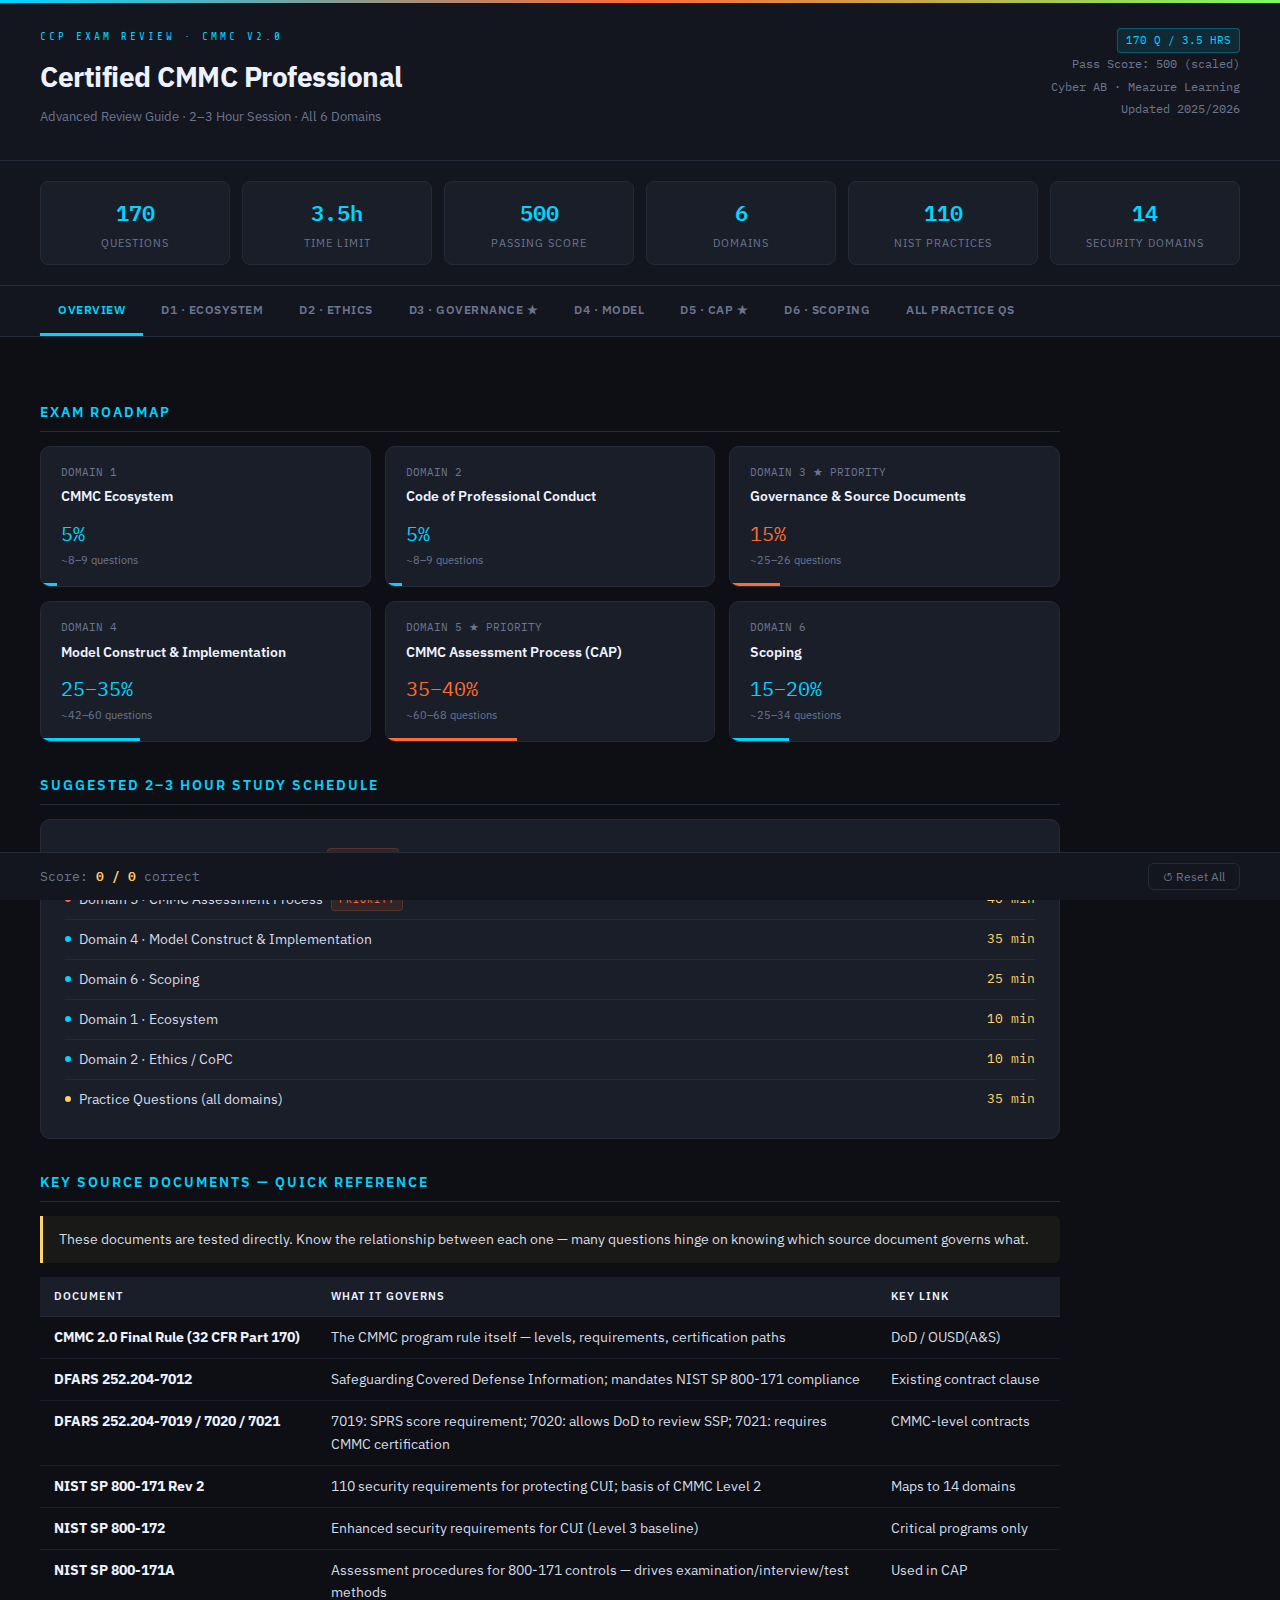
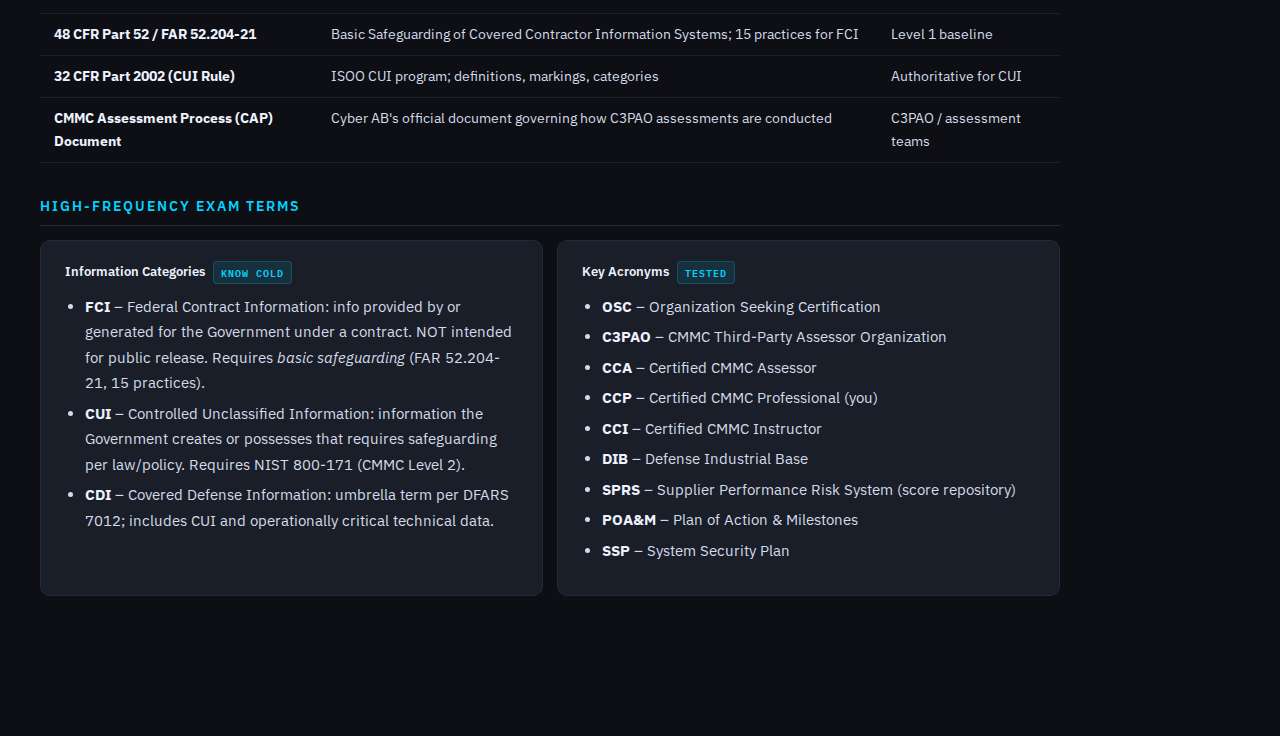
<file: ccp_prep.html>
<!DOCTYPE html>
<html lang="en">
<head>
<meta charset="UTF-8">
<meta name="viewport" content="width=device-width, initial-scale=1.0">
<title>CCP Exam Review — 2025/2026</title>
<link href="https://fonts.googleapis.com/css2?family=Share+Tech+Mono&family=IBM+Plex+Sans:wght@300;400;600;700&family=IBM+Plex+Mono:wght@400;600&display=swap" rel="stylesheet">
<style>
  :root {
    --bg: #0d0f14;
    --surface: #13161e;
    --surface2: #1a1e29;
    --border: #252a38;
    --accent: #00d4ff;
    --accent2: #ff6b35;
    --accent3: #7cfc5e;
    --warn: #ffd166;
    --text: #d4dbe8;
    --muted: #6b7590;
    --heading: #eef2ff;
    --priority: rgba(255,107,53,0.12);
    --priority-border: #ff6b35;
    --correct: rgba(124,252,94,0.1);
    --correct-border: #7cfc5e;
    --wrong: rgba(255,80,80,0.1);
    --wrong-border: #ff5050;
  }

  * { box-sizing: border-box; margin: 0; padding: 0; }

  body {
    background: var(--bg);
    color: var(--text);
    font-family: 'IBM Plex Sans', sans-serif;
    font-size: 15px;
    line-height: 1.7;
  }

  /* ── HEADER ── */
  .header {
    background: var(--surface);
    border-bottom: 1px solid var(--border);
    padding: 28px 40px 20px;
    position: relative;
    overflow: hidden;
  }
  .header::before {
    content: '';
    position: absolute;
    top: 0; left: 0; right: 0;
    height: 3px;
    background: linear-gradient(90deg, var(--accent), var(--accent2), var(--accent3));
  }
  .header-grid {
    display: flex;
    justify-content: space-between;
    align-items: flex-start;
    flex-wrap: wrap;
    gap: 16px;
  }
  .header-label {
    font-family: 'Share Tech Mono', monospace;
    font-size: 11px;
    color: var(--accent);
    letter-spacing: 3px;
    text-transform: uppercase;
    margin-bottom: 6px;
  }
  h1 {
    font-size: 28px;
    font-weight: 700;
    color: var(--heading);
    letter-spacing: -0.5px;
  }
  .header-meta {
    text-align: right;
    font-family: 'IBM Plex Mono', monospace;
    font-size: 12px;
    color: var(--muted);
    line-height: 1.9;
  }
  .meta-pill {
    display: inline-block;
    background: rgba(0,212,255,0.1);
    color: var(--accent);
    border: 1px solid rgba(0,212,255,0.3);
    border-radius: 4px;
    padding: 1px 8px;
    font-size: 11px;
    font-family: 'IBM Plex Mono', monospace;
  }

  /* ── EXAM SNAPSHOT ── */
  .snapshot {
    display: grid;
    grid-template-columns: repeat(auto-fit, minmax(140px, 1fr));
    gap: 12px;
    padding: 20px 40px;
    background: var(--surface);
    border-bottom: 1px solid var(--border);
  }
  .snap-card {
    background: var(--surface2);
    border: 1px solid var(--border);
    border-radius: 8px;
    padding: 12px 16px;
    text-align: center;
  }
  .snap-val {
    font-family: 'IBM Plex Mono', monospace;
    font-size: 22px;
    font-weight: 600;
    color: var(--accent);
  }
  .snap-label {
    font-size: 11px;
    color: var(--muted);
    text-transform: uppercase;
    letter-spacing: 1px;
    margin-top: 2px;
  }

  /* ── NAV TABS ── */
  .tab-bar {
    position: sticky;
    top: 0;
    z-index: 100;
    background: var(--surface);
    border-bottom: 1px solid var(--border);
    padding: 0 40px;
    display: flex;
    gap: 0;
    overflow-x: auto;
    scrollbar-width: none;
  }
  .tab-bar::-webkit-scrollbar { display: none; }
  .tab {
    padding: 14px 18px 12px;
    font-size: 12px;
    font-weight: 600;
    letter-spacing: 0.5px;
    text-transform: uppercase;
    cursor: pointer;
    color: var(--muted);
    border-bottom: 3px solid transparent;
    white-space: nowrap;
    transition: color 0.2s, border-color 0.2s;
    user-select: none;
    flex-shrink: 0;
  }
  .tab:hover { color: var(--text); }
  .tab.active { color: var(--accent); border-bottom-color: var(--accent); }
  .tab.priority { }
  .tab.priority.active { color: var(--accent2); border-bottom-color: var(--accent2); }

  /* ── CONTENT ── */
  .main { padding: 32px 40px 60px; max-width: 1100px; }
  .section { display: none; }
  .section.active { display: block; }

  /* ── DOMAIN HEADER ── */
  .domain-header {
    display: flex;
    align-items: center;
    gap: 16px;
    margin-bottom: 28px;
    flex-wrap: wrap;
  }
  .domain-num {
    font-family: 'IBM Plex Mono', monospace;
    font-size: 11px;
    color: var(--muted);
    letter-spacing: 2px;
    text-transform: uppercase;
  }
  .domain-title {
    font-size: 22px;
    font-weight: 700;
    color: var(--heading);
    flex: 1;
  }
  .domain-weight {
    font-family: 'IBM Plex Mono', monospace;
    font-size: 13px;
    font-weight: 600;
    padding: 4px 12px;
    border-radius: 20px;
    background: rgba(0,212,255,0.1);
    color: var(--accent);
    border: 1px solid rgba(0,212,255,0.25);
  }
  .domain-weight.high {
    background: rgba(255,107,53,0.12);
    color: var(--accent2);
    border-color: rgba(255,107,53,0.35);
  }
  .priority-banner {
    background: var(--priority);
    border: 1px solid var(--priority-border);
    border-radius: 8px;
    padding: 10px 16px;
    font-size: 13px;
    color: var(--accent2);
    margin-bottom: 24px;
    display: flex;
    align-items: center;
    gap: 8px;
  }
  .priority-banner::before { content: '★ '; font-size: 14px; }

  /* ── CONTENT BLOCKS ── */
  h2 {
    font-size: 14px;
    font-weight: 600;
    text-transform: uppercase;
    letter-spacing: 2px;
    color: var(--accent);
    margin: 32px 0 14px;
    padding-bottom: 6px;
    border-bottom: 1px solid var(--border);
  }
  h2.orange { color: var(--accent2); border-bottom-color: rgba(255,107,53,0.3); }
  h3 {
    font-size: 15px;
    font-weight: 600;
    color: var(--heading);
    margin: 20px 0 10px;
  }
  p { margin-bottom: 12px; }

  .card {
    background: var(--surface2);
    border: 1px solid var(--border);
    border-radius: 10px;
    padding: 20px 24px;
    margin-bottom: 16px;
  }
  .card-title {
    font-size: 13px;
    font-weight: 600;
    color: var(--heading);
    margin-bottom: 10px;
    display: flex;
    align-items: center;
    gap: 8px;
  }
  .tag {
    font-family: 'IBM Plex Mono', monospace;
    font-size: 10px;
    padding: 2px 7px;
    border-radius: 4px;
    text-transform: uppercase;
    letter-spacing: 1px;
  }
  .tag-blue { background: rgba(0,212,255,0.1); color: var(--accent); border: 1px solid rgba(0,212,255,0.2); }
  .tag-orange { background: rgba(255,107,53,0.1); color: var(--accent2); border: 1px solid rgba(255,107,53,0.2); }
  .tag-green { background: rgba(124,252,94,0.1); color: var(--accent3); border: 1px solid rgba(124,252,94,0.2); }
  .tag-yellow { background: rgba(255,209,102,0.1); color: var(--warn); border: 1px solid rgba(255,209,102,0.2); }

  ul, ol {
    padding-left: 20px;
    margin-bottom: 12px;
  }
  li { margin-bottom: 5px; }
  li strong { color: var(--heading); }

  .two-col {
    display: grid;
    grid-template-columns: 1fr 1fr;
    gap: 14px;
    margin-bottom: 16px;
  }
  @media (max-width: 700px) { .two-col { grid-template-columns: 1fr; } }

  .table-wrap { overflow-x: auto; margin-bottom: 16px; }
  table {
    width: 100%;
    border-collapse: collapse;
    font-size: 13.5px;
  }
  th {
    background: var(--surface2);
    color: var(--heading);
    font-size: 11px;
    font-weight: 600;
    text-transform: uppercase;
    letter-spacing: 1px;
    padding: 10px 14px;
    text-align: left;
    border-bottom: 1px solid var(--border);
  }
  td {
    padding: 9px 14px;
    border-bottom: 1px solid rgba(37,42,56,0.6);
    vertical-align: top;
  }
  tr:hover td { background: rgba(255,255,255,0.02); }
  td strong { color: var(--heading); }
  td code, p code {
    font-family: 'IBM Plex Mono', monospace;
    font-size: 12px;
    background: rgba(0,212,255,0.08);
    color: var(--accent);
    padding: 1px 5px;
    border-radius: 3px;
  }

  .callout {
    border-left: 3px solid var(--accent);
    background: rgba(0,212,255,0.05);
    padding: 12px 16px;
    border-radius: 0 6px 6px 0;
    margin-bottom: 14px;
    font-size: 13.5px;
  }
  .callout.orange { border-left-color: var(--accent2); background: rgba(255,107,53,0.05); }
  .callout.green { border-left-color: var(--accent3); background: rgba(124,252,94,0.05); }
  .callout.yellow { border-left-color: var(--warn); background: rgba(255,209,102,0.05); }

  /* ── PRACTICE QUESTIONS ── */
  .pq-section { margin-top: 36px; }
  .pq-header {
    font-family: 'Share Tech Mono', monospace;
    font-size: 12px;
    letter-spacing: 3px;
    color: var(--warn);
    text-transform: uppercase;
    margin-bottom: 16px;
    display: flex;
    align-items: center;
    gap: 10px;
  }
  .pq-header::after { content: ''; flex: 1; height: 1px; background: var(--border); }

  .pq {
    background: var(--surface2);
    border: 1px solid var(--border);
    border-radius: 10px;
    margin-bottom: 14px;
    overflow: hidden;
  }
  .pq-q {
    padding: 16px 20px;
    cursor: pointer;
    display: flex;
    gap: 12px;
    align-items: flex-start;
    transition: background 0.2s;
  }
  .pq-q:hover { background: rgba(255,255,255,0.02); }
  .pq-num {
    font-family: 'IBM Plex Mono', monospace;
    font-size: 11px;
    color: var(--warn);
    min-width: 26px;
    padding-top: 2px;
  }
  .pq-text { flex: 1; font-size: 14px; color: var(--text); }
  .pq-chevron {
    font-size: 12px;
    color: var(--muted);
    padding-top: 3px;
    transition: transform 0.2s;
  }
  .pq.open .pq-chevron { transform: rotate(180deg); }

  .pq-options {
    padding: 0 20px 0 58px;
    display: none;
  }
  .pq.open .pq-options { display: block; }
  .pq-opt {
    padding: 7px 12px;
    margin: 4px 0;
    border-radius: 6px;
    cursor: pointer;
    font-size: 13.5px;
    border: 1px solid transparent;
    transition: background 0.15s, border-color 0.15s;
    display: flex;
    gap: 10px;
    align-items: flex-start;
  }
  .pq-opt:hover { background: rgba(255,255,255,0.04); border-color: var(--border); }
  .pq-opt .opt-letter {
    font-family: 'IBM Plex Mono', monospace;
    font-size: 11px;
    min-width: 18px;
    padding-top: 2px;
    color: var(--muted);
  }
  .pq-opt.correct { background: var(--correct); border-color: var(--correct-border); color: var(--accent3); }
  .pq-opt.wrong { background: var(--wrong); border-color: var(--wrong-border); color: #ff8080; }
  .pq-opt.correct .opt-letter { color: var(--accent3); }
  .pq-opt.wrong .opt-letter { color: #ff8080; }
  .pq-opt.disabled { cursor: default; pointer-events: none; }

  .pq-explain {
    display: none;
    margin: 8px 0 14px;
    background: rgba(0,0,0,0.25);
    border-left: 3px solid var(--accent3);
    padding: 10px 14px;
    font-size: 13px;
    border-radius: 0 6px 6px 0;
    color: var(--text);
  }
  .pq-explain.show { display: block; }
  .pq-explain strong { color: var(--accent3); }

  /* ── SCORE BAR ── */
  .score-bar-wrap {
    position: sticky;
    bottom: 0;
    background: var(--surface);
    border-top: 1px solid var(--border);
    padding: 10px 40px;
    display: flex;
    align-items: center;
    gap: 16px;
    font-size: 13px;
    z-index: 50;
  }
  .score-text { font-family: 'IBM Plex Mono', monospace; color: var(--muted); }
  .score-num { color: var(--warn); font-weight: 600; }
  .reset-btn {
    margin-left: auto;
    background: transparent;
    border: 1px solid var(--border);
    color: var(--muted);
    font-family: 'IBM Plex Sans', sans-serif;
    font-size: 12px;
    padding: 5px 14px;
    border-radius: 6px;
    cursor: pointer;
    transition: color 0.2s, border-color 0.2s;
  }
  .reset-btn:hover { color: var(--text); border-color: var(--text); }

  /* ── PROGRESS RING ── */
  .domain-progress {
    display: flex;
    gap: 10px;
    flex-wrap: wrap;
    margin-bottom: 20px;
  }
  .dp-item {
    background: var(--surface2);
    border: 1px solid var(--border);
    border-radius: 8px;
    padding: 8px 14px;
    font-size: 12px;
    display: flex;
    align-items: center;
    gap: 8px;
    cursor: pointer;
    transition: border-color 0.2s;
  }
  .dp-item:hover { border-color: var(--accent); }
  .dp-dot {
    width: 8px; height: 8px;
    border-radius: 50%;
    background: var(--muted);
    flex-shrink: 0;
  }
  .dp-item.active .dp-dot { background: var(--accent); }
  .dp-item.priority-domain .dp-dot { background: var(--accent2); }

  /* ── CAP FLOW ── */
  .flow-row {
    display: flex;
    gap: 0;
    margin-bottom: 16px;
    flex-wrap: wrap;
  }
  .flow-step {
    flex: 1;
    min-width: 110px;
    background: var(--surface2);
    border: 1px solid var(--border);
    padding: 12px 14px;
    text-align: center;
    position: relative;
    font-size: 12px;
  }
  .flow-step:not(:last-child)::after {
    content: '▶';
    position: absolute;
    right: -10px;
    top: 50%;
    transform: translateY(-50%);
    color: var(--accent);
    font-size: 11px;
    z-index: 1;
  }
  .flow-step:first-child { border-radius: 8px 0 0 8px; }
  .flow-step:last-child { border-radius: 0 8px 8px 0; }
  .flow-step-num {
    font-family: 'IBM Plex Mono', monospace;
    font-size: 10px;
    color: var(--accent);
    margin-bottom: 4px;
  }
  .flow-step-label { color: var(--heading); font-weight: 600; }
  .flow-step-sub { color: var(--muted); font-size: 11px; margin-top: 3px; }

  /* ── OVERVIEW ── */
  .overview-grid {
    display: grid;
    grid-template-columns: repeat(auto-fit, minmax(260px, 1fr));
    gap: 14px;
    margin-bottom: 24px;
  }
  .ov-card {
    background: var(--surface2);
    border: 1px solid var(--border);
    border-radius: 10px;
    padding: 16px 20px;
    cursor: pointer;
    transition: border-color 0.2s, transform 0.15s;
    position: relative;
    overflow: hidden;
  }
  .ov-card:hover { border-color: var(--accent); transform: translateY(-1px); }
  .ov-card.priority:hover { border-color: var(--accent2); }
  .ov-bar {
    position: absolute;
    bottom: 0; left: 0;
    height: 3px;
    background: var(--accent);
    transition: width 0.5s;
  }
  .ov-card.priority .ov-bar { background: var(--accent2); }
  .ov-domain { font-size: 11px; color: var(--muted); font-family: 'IBM Plex Mono', monospace; margin-bottom: 4px; }
  .ov-name { font-size: 14px; font-weight: 600; color: var(--heading); margin-bottom: 8px; }
  .ov-pct { font-family: 'IBM Plex Mono', monospace; font-size: 20px; color: var(--accent); }
  .ov-card.priority .ov-pct { color: var(--accent2); }
  .ov-qs { font-size: 11px; color: var(--muted); }

  .time-guide {
    background: var(--surface2);
    border: 1px solid var(--border);
    border-radius: 10px;
    padding: 20px 24px;
    margin-bottom: 24px;
  }
  .time-row {
    display: flex;
    justify-content: space-between;
    align-items: center;
    padding: 8px 0;
    border-bottom: 1px solid var(--border);
    font-size: 13.5px;
  }
  .time-row:last-child { border-bottom: none; }
  .time-row-name { display: flex; align-items: center; gap: 8px; }
  .time-dot { width: 6px; height: 6px; border-radius: 50%; background: var(--accent); }
  .priority-dot { background: var(--accent2); }
  .time-mins { font-family: 'IBM Plex Mono', monospace; color: var(--warn); font-size: 13px; }
</style>
</head>
<body>

<div class="header">
  <div class="header-grid">
    <div>
      <div class="header-label">CCP Exam Review · CMMC v2.0</div>
      <h1>Certified CMMC Professional</h1>
      <p style="color:var(--muted);font-size:13px;margin-top:6px;">Advanced Review Guide · 2–3 Hour Session · All 6 Domains</p>
    </div>
    <div class="header-meta">
      <span class="meta-pill">170 Q / 3.5 HRS</span><br>
      Pass Score: 500 (scaled)<br>
      Cyber AB · Meazure Learning<br>
      Updated 2025/2026
    </div>
  </div>
</div>

<div class="snapshot">
  <div class="snap-card"><div class="snap-val">170</div><div class="snap-label">Questions</div></div>
  <div class="snap-card"><div class="snap-val">3.5h</div><div class="snap-label">Time Limit</div></div>
  <div class="snap-card"><div class="snap-val">500</div><div class="snap-label">Passing Score</div></div>
  <div class="snap-card"><div class="snap-val">6</div><div class="snap-label">Domains</div></div>
  <div class="snap-card"><div class="snap-val">110</div><div class="snap-label">NIST Practices</div></div>
  <div class="snap-card"><div class="snap-val">14</div><div class="snap-label">Security Domains</div></div>
</div>

<div class="tab-bar" id="tabBar">
  <div class="tab active" data-tab="overview">Overview</div>
  <div class="tab" data-tab="d1">D1 · Ecosystem</div>
  <div class="tab" data-tab="d2">D2 · Ethics</div>
  <div class="tab priority" data-tab="d3">D3 · Governance ★</div>
  <div class="tab" data-tab="d4">D4 · Model</div>
  <div class="tab priority" data-tab="d5">D5 · CAP ★</div>
  <div class="tab" data-tab="d6">D6 · Scoping</div>
  <div class="tab" data-tab="practice">All Practice Qs</div>
</div>

<div class="main">

<!-- ═══════════ OVERVIEW ═══════════ -->
<div class="section active" id="overview">
  <h2>Exam Roadmap</h2>
  <div class="overview-grid">
    <div class="ov-card" onclick="switchTab('d1')">
      <div class="ov-domain">DOMAIN 1</div>
      <div class="ov-name">CMMC Ecosystem</div>
      <div class="ov-pct">5%</div>
      <div class="ov-qs">~8–9 questions</div>
      <div class="ov-bar" style="width:5%"></div>
    </div>
    <div class="ov-card" onclick="switchTab('d2')">
      <div class="ov-domain">DOMAIN 2</div>
      <div class="ov-name">Code of Professional Conduct</div>
      <div class="ov-pct">5%</div>
      <div class="ov-qs">~8–9 questions</div>
      <div class="ov-bar" style="width:5%"></div>
    </div>
    <div class="ov-card priority" onclick="switchTab('d3')">
      <div class="ov-domain">DOMAIN 3 ★ PRIORITY</div>
      <div class="ov-name">Governance & Source Documents</div>
      <div class="ov-pct">15%</div>
      <div class="ov-qs">~25–26 questions</div>
      <div class="ov-bar" style="width:15%"></div>
    </div>
    <div class="ov-card" onclick="switchTab('d4')">
      <div class="ov-domain">DOMAIN 4</div>
      <div class="ov-name">Model Construct & Implementation</div>
      <div class="ov-pct">25–35%</div>
      <div class="ov-qs">~42–60 questions</div>
      <div class="ov-bar" style="width:30%"></div>
    </div>
    <div class="ov-card priority" onclick="switchTab('d5')">
      <div class="ov-domain">DOMAIN 5 ★ PRIORITY</div>
      <div class="ov-name">CMMC Assessment Process (CAP)</div>
      <div class="ov-pct">35–40%</div>
      <div class="ov-qs">~60–68 questions</div>
      <div class="ov-bar" style="width:40%"></div>
    </div>
    <div class="ov-card" onclick="switchTab('d6')">
      <div class="ov-domain">DOMAIN 6</div>
      <div class="ov-name">Scoping</div>
      <div class="ov-pct">15–20%</div>
      <div class="ov-qs">~25–34 questions</div>
      <div class="ov-bar" style="width:18%"></div>
    </div>
  </div>

  <h2>Suggested 2–3 Hour Study Schedule</h2>
  <div class="time-guide">
    <div class="time-row"><div class="time-row-name"><div class="time-dot priority-dot"></div>Domain 3 · Governance & Source Docs <span class="tag tag-orange">Priority</span></div><div class="time-mins">25 min</div></div>
    <div class="time-row"><div class="time-row-name"><div class="time-dot priority-dot"></div>Domain 5 · CMMC Assessment Process <span class="tag tag-orange">Priority</span></div><div class="time-mins">40 min</div></div>
    <div class="time-row"><div class="time-row-name"><div class="time-dot"></div>Domain 4 · Model Construct & Implementation</div><div class="time-mins">35 min</div></div>
    <div class="time-row"><div class="time-row-name"><div class="time-dot"></div>Domain 6 · Scoping</div><div class="time-mins">25 min</div></div>
    <div class="time-row"><div class="time-row-name"><div class="time-dot"></div>Domain 1 · Ecosystem</div><div class="time-mins">10 min</div></div>
    <div class="time-row"><div class="time-row-name"><div class="time-dot"></div>Domain 2 · Ethics / CoPC</div><div class="time-mins">10 min</div></div>
    <div class="time-row"><div class="time-row-name"><div class="time-dot" style="background:var(--warn)"></div>Practice Questions (all domains)</div><div class="time-mins">35 min</div></div>
  </div>

  <h2>Key Source Documents — Quick Reference</h2>
  <div class="callout yellow">These documents are tested directly. Know the relationship between each one — many questions hinge on knowing which source document governs what.</div>
  <div class="table-wrap">
    <table>
      <tr><th>Document</th><th>What It Governs</th><th>Key Link</th></tr>
      <tr><td><strong>CMMC 2.0 Final Rule (32 CFR Part 170)</strong></td><td>The CMMC program rule itself — levels, requirements, certification paths</td><td>DoD / OUSD(A&S)</td></tr>
      <tr><td><strong>DFARS 252.204-7012</strong></td><td>Safeguarding Covered Defense Information; mandates NIST SP 800-171 compliance</td><td>Existing contract clause</td></tr>
      <tr><td><strong>DFARS 252.204-7019 / 7020 / 7021</strong></td><td>7019: SPRS score requirement; 7020: allows DoD to review SSP; 7021: requires CMMC certification</td><td>CMMC-level contracts</td></tr>
      <tr><td><strong>NIST SP 800-171 Rev 2</strong></td><td>110 security requirements for protecting CUI; basis of CMMC Level 2</td><td>Maps to 14 domains</td></tr>
      <tr><td><strong>NIST SP 800-172</strong></td><td>Enhanced security requirements for CUI (Level 3 baseline)</td><td>Critical programs only</td></tr>
      <tr><td><strong>NIST SP 800-171A</strong></td><td>Assessment procedures for 800-171 controls — drives examination/interview/test methods</td><td>Used in CAP</td></tr>
      <tr><td><strong>48 CFR Part 52 / FAR 52.204-21</strong></td><td>Basic Safeguarding of Covered Contractor Information Systems; 15 practices for FCI</td><td>Level 1 baseline</td></tr>
      <tr><td><strong>32 CFR Part 2002 (CUI Rule)</strong></td><td>ISOO CUI program; definitions, markings, categories</td><td>Authoritative for CUI</td></tr>
      <tr><td><strong>CMMC Assessment Process (CAP) Document</strong></td><td>Cyber AB's official document governing how C3PAO assessments are conducted</td><td>C3PAO / assessment teams</td></tr>
    </table>
  </div>

  <h2>High-Frequency Exam Terms</h2>
  <div class="two-col">
    <div class="card">
      <div class="card-title">Information Categories <span class="tag tag-blue">Know Cold</span></div>
      <ul>
        <li><strong>FCI</strong> – Federal Contract Information: info provided by or generated for the Government under a contract. NOT intended for public release. Requires <em>basic safeguarding</em> (FAR 52.204-21, 15 practices).</li>
        <li><strong>CUI</strong> – Controlled Unclassified Information: information the Government creates or possesses that requires safeguarding per law/policy. Requires NIST 800-171 (CMMC Level 2).</li>
        <li><strong>CDI</strong> – Covered Defense Information: umbrella term per DFARS 7012; includes CUI and operationally critical technical data.</li>
      </ul>
    </div>
    <div class="card">
      <div class="card-title">Key Acronyms <span class="tag tag-blue">Tested</span></div>
      <ul>
        <li><strong>OSC</strong> – Organization Seeking Certification</li>
        <li><strong>C3PAO</strong> – CMMC Third-Party Assessor Organization</li>
        <li><strong>CCA</strong> – Certified CMMC Assessor</li>
        <li><strong>CCP</strong> – Certified CMMC Professional (you)</li>
        <li><strong>CCI</strong> – Certified CMMC Instructor</li>
        <li><strong>DIB</strong> – Defense Industrial Base</li>
        <li><strong>SPRS</strong> – Supplier Performance Risk System (score repository)</li>
        <li><strong>POA&M</strong> – Plan of Action & Milestones</li>
        <li><strong>SSP</strong> – System Security Plan</li>
      </ul>
    </div>
  </div>
</div>

<!-- ═══════════ DOMAIN 1 ═══════════ -->
<div class="section" id="d1">
  <div class="domain-header">
    <div>
      <div class="domain-num">Domain 1</div>
      <div class="domain-title">CMMC Ecosystem</div>
    </div>
    <div class="domain-weight">5% of Exam</div>
  </div>

  <h2>Ecosystem Roles & Relationships</h2>
  <div class="table-wrap">
    <table>
      <tr><th>Entity</th><th>Role</th><th>Key Facts</th></tr>
      <tr><td><strong>OUSD(A&S)</strong></td><td>Policy owner</td><td>Under Secretary of Defense for Acquisition & Sustainment. Owns CMMC program policy and rulemaking (32 CFR Part 170).</td></tr>
      <tr><td><strong>Cyber AB (formerly CMMC-AB)</strong></td><td>Accreditation body</td><td>Non-profit authorized by DoD. Accredits C3PAOs, certifies CCPs/CCAs/CCIs. Maintains marketplace. Issues Code of Professional Conduct.</td></tr>
      <tr><td><strong>CAICO</strong></td><td>Compliance & enforcement</td><td>CMMC Accreditation Institute Compliance Organization — investigates CoPC violations.</td></tr>
      <tr><td><strong>C3PAO</strong></td><td>Conducts L2/L3 assessments</td><td>Must be Cyber AB–accredited. Employs Lead CCA + assessment team. Cannot consult for the same OSC they assess (conflict of interest).</td></tr>
      <tr><td><strong>RPO</strong></td><td>Consulting / readiness</td><td>Registered Practitioner Organization — helps OSCs prepare. <em>Cannot</em> conduct formal assessments. Employs CCPs.</td></tr>
      <tr><td><strong>OSC</strong></td><td>The contractor being assessed</td><td>Organization Seeking Certification. Responsible for their own compliance, SSP, evidence.</td></tr>
      <tr><td><strong>DCSA</strong></td><td>DoD L3 government-led assessments</td><td>Defense Counterintelligence and Security Agency — conducts Level 3 assessments on behalf of DoD.</td></tr>
    </table>
  </div>

  <h2>CCP Role & Boundaries</h2>
  <div class="callout">A CCP can <strong>support</strong> assessments under CCA supervision but cannot <strong>lead</strong> them. Know the line between what a CCP vs. CCA vs. Lead CCA is authorized to do.</div>
  <ul>
    <li>CCP: Can be on assessment team, collect evidence, support gap analysis. Employed by RPOs and C3PAOs.</li>
    <li>CCA: Can lead and sign off on CMMC assessments. Requires passing CCA exam + mentored assessment hours.</li>
    <li>Lead CCA: Leads the entire assessment engagement; final responsible party for the report.</li>
  </ul>

  <h2>Conflict of Interest Rules</h2>
  <div class="card">
    <div class="card-title">Prohibited Scenarios <span class="tag tag-orange">Tested</span></div>
    <ul>
      <li>Same C3PAO <strong>cannot</strong> both consult/prepare an OSC <em>and</em> conduct their CMMC assessment (consulting taint).</li>
      <li>An assessor <strong>cannot</strong> assess an organization where they have a financial or employment interest.</li>
      <li>CCPs/CCAs must disclose conflicts before being assigned to engagements.</li>
      <li>Marketplace listing does not imply endorsement of any specific OSC relationship.</li>
    </ul>
  </div>

  <div class="pq-section">
    <div class="pq-header">Practice Questions · Domain 1</div>

    <div class="pq" data-correct="B">
      <div class="pq-q" onclick="toggleQ(this)">
        <div class="pq-num">Q1</div>
        <div class="pq-text">An RPO has been helping an OSC prepare for their Level 2 CMMC assessment for six months. The OSC now asks the same RPO to conduct the formal certification assessment. What is the correct course of action?</div>
        <div class="pq-chevron">▼</div>
      </div>
      <div class="pq-options">
        <div class="pq-opt" onclick="answerQ(this,'A')"><span class="opt-letter">A.</span> The RPO may conduct the assessment since they are already familiar with the OSC's environment.</div>
        <div class="pq-opt" onclick="answerQ(this,'B')"><span class="opt-letter">B.</span> The RPO cannot conduct the assessment; a separate, unaffiliated C3PAO must be engaged.</div>
        <div class="pq-opt" onclick="answerQ(this,'C')"><span class="opt-letter">C.</span> The RPO can conduct the assessment if a CCA from a different RPO is the lead assessor.</div>
        <div class="pq-opt" onclick="answerQ(this,'D')"><span class="opt-letter">D.</span> The assessment is allowed if the OSC signs a conflict-of-interest waiver.</div>
        <div class="pq-explain">✓ <strong>B is correct.</strong> RPOs are consulting organizations only — they cannot conduct formal CMMC certification assessments. Additionally, consulting for and then assessing the same OSC is explicitly prohibited as a conflict of interest. Only accredited C3PAOs may conduct certification assessments.</div>
      </div>
    </div>

    <div class="pq" data-correct="C">
      <div class="pq-q" onclick="toggleQ(this)">
        <div class="pq-num">Q2</div>
        <div class="pq-text">Which entity is responsible for investigating potential Code of Professional Conduct violations against a Certified CMMC Professional?</div>
        <div class="pq-chevron">▼</div>
      </div>
      <div class="pq-options">
        <div class="pq-opt" onclick="answerQ(this,'A')"><span class="opt-letter">A.</span> OUSD(A&S)</div>
        <div class="pq-opt" onclick="answerQ(this,'B')"><span class="opt-letter">B.</span> The C3PAO that employed the individual</div>
        <div class="pq-opt" onclick="answerQ(this,'C')"><span class="opt-letter">C.</span> CAICO (CMMC Accreditation Institute Compliance Organization)</div>
        <div class="pq-opt" onclick="answerQ(this,'D')"><span class="opt-letter">D.</span> DCSA</div>
        <div class="pq-explain">✓ <strong>C is correct.</strong> CAICO is the enforcement arm of the Cyber AB ecosystem responsible for investigating CoPC violations. OUSD(A&S) owns policy, not individual conduct enforcement.</div>
      </div>
    </div>
  </div>
</div>

<!-- ═══════════ DOMAIN 2 ═══════════ -->
<div class="section" id="d2">
  <div class="domain-header">
    <div>
      <div class="domain-num">Domain 2</div>
      <div class="domain-title">Code of Professional Conduct (Ethics)</div>
    </div>
    <div class="domain-weight">5% of Exam</div>
  </div>

  <h2>CoPC Core Pillars</h2>
  <div class="two-col">
    <div class="card">
      <div class="card-title">Professionalism</div>
      <ul>
        <li>Represent credentials accurately; only claim certifications you hold.</li>
        <li>Perform only work within your competence level.</li>
        <li>Maintain continuing education requirements for certification renewal.</li>
      </ul>
    </div>
    <div class="card">
      <div class="card-title">Objectivity / Independence</div>
      <ul>
        <li>Assessors must remain free of bias and conflict of interest.</li>
        <li>Cannot allow personal relationships to influence assessment outcomes.</li>
        <li>Results must be based solely on evidence.</li>
      </ul>
    </div>
    <div class="card">
      <div class="card-title">Confidentiality</div>
      <ul>
        <li>Protect all information obtained during assessments — including SSPs, network diagrams, and findings.</li>
        <li>OSC data cannot be shared without authorization.</li>
        <li>Confidentiality obligations survive after an engagement ends.</li>
      </ul>
    </div>
    <div class="card">
      <div class="card-title">Proper Use of Materials</div>
      <ul>
        <li>Do not reproduce, distribute, or share proprietary CMMC training materials.</li>
        <li>Exam content is confidential — sharing questions is a CoPC violation.</li>
        <li>Includes materials from Cyber AB, LTPs, and official source documents.</li>
      </ul>
    </div>
  </div>

  <div class="callout orange">Exam questions often present scenarios and ask you to identify <em>which CoPC principle was violated</em>. Map each scenario to: Professionalism, Objectivity, Confidentiality, or Proper Use.</div>

  <div class="pq-section">
    <div class="pq-header">Practice Questions · Domain 2</div>
    <div class="pq" data-correct="D">
      <div class="pq-q" onclick="toggleQ(this)">
        <div class="pq-num">Q3</div>
        <div class="pq-text">A CCP who recently completed an assessment casually mentions specific findings from an OSC's assessment to colleagues at an industry conference. Which CoPC principle has been violated?</div>
        <div class="pq-chevron">▼</div>
      </div>
      <div class="pq-options">
        <div class="pq-opt" onclick="answerQ(this,'A')"><span class="opt-letter">A.</span> Professionalism</div>
        <div class="pq-opt" onclick="answerQ(this,'B')"><span class="opt-letter">B.</span> Objectivity</div>
        <div class="pq-opt" onclick="answerQ(this,'C')"><span class="opt-letter">C.</span> Proper Use of Materials</div>
        <div class="pq-opt" onclick="answerQ(this,'D')"><span class="opt-letter">D.</span> Confidentiality</div>
        <div class="pq-explain">✓ <strong>D is correct.</strong> Sharing specific assessment findings outside authorized channels — even informally — is a violation of the Confidentiality obligation. Confidentiality persists after the engagement concludes.</div>
      </div>
    </div>
  </div>
</div>

<!-- ═══════════ DOMAIN 3 ═══════════ -->
<div class="section" id="d3">
  <div class="domain-header">
    <div>
      <div class="domain-num">Domain 3</div>
      <div class="domain-title">Governance & Source Documents</div>
    </div>
    <div class="domain-weight high">15% — Priority ★</div>
  </div>

  <div class="priority-banner">This is a priority area for your review. Focus on the regulatory chain, information type definitions, and how each source document flows into CMMC requirements.</div>

  <h2 class="orange">The Regulatory Chain</h2>
  <div class="callout orange">The exam tests whether you understand the <em>hierarchy</em> of requirements — from federal law → DoD policy → contract clause → CMMC requirement. Many wrong answers confuse which layer governs what.</div>

  <div class="flow-row">
    <div class="flow-step"><div class="flow-step-num">01</div><div class="flow-step-label">Federal Law</div><div class="flow-step-sub">FISMA, E.O. 13556</div></div>
    <div class="flow-step"><div class="flow-step-num">02</div><div class="flow-step-label">DoD Regulation</div><div class="flow-step-sub">32 CFR 170</div></div>
    <div class="flow-step"><div class="flow-step-num">03</div><div class="flow-step-label">Contract Clauses</div><div class="flow-step-sub">DFARS 252.204</div></div>
    <div class="flow-step"><div class="flow-step-num">04</div><div class="flow-step-label">NIST Standards</div><div class="flow-step-sub">800-171, 800-172</div></div>
    <div class="flow-step"><div class="flow-step-num">05</div><div class="flow-step-label">CMMC Model</div><div class="flow-step-sub">L1 / L2 / L3</div></div>
  </div>

  <h2 class="orange">DFARS Clauses — Critical Distinctions</h2>
  <div class="table-wrap">
    <table>
      <tr><th>Clause</th><th>Requirement</th><th>Who It Applies To</th></tr>
      <tr><td><code>252.204-7012</code></td><td>Safeguard Covered Defense Information; report cyber incidents to DIBNet within 72 hours; preserve images 90 days; report malicious software</td><td>All contractors handling CDI/CUI</td></tr>
      <tr><td><code>252.204-7019</code></td><td>Notice of NIST SP 800-171 DoD Assessment Req. — contractor must complete NIST 800-171 assessment and post score to SPRS</td><td>Contractors before award</td></tr>
      <tr><td><code>252.204-7020</code></td><td>NIST SP 800-171 DoD Assessment Requirements — gives DoD right to review contractor's SSP and assessment results</td><td>Contractors post-award</td></tr>
      <tr><td><code>252.204-7021</code></td><td>CMMC Level Requirements — specifies the required CMMC level; contractor must achieve and maintain it</td><td>Contracts requiring CMMC cert</td></tr>
    </table>
  </div>

  <h2 class="orange">FCI vs. CUI — Master This</h2>
  <div class="two-col">
    <div class="card">
      <div class="card-title">FCI <span class="tag tag-blue">Federal Contract Information</span></div>
      <ul>
        <li>Information provided by or generated for the Government under a contract.</li>
        <li><strong>Not</strong> intended for public release.</li>
        <li>Governed by <strong>FAR 52.204-21</strong> (15 basic safeguarding practices).</li>
        <li>Requires <strong>CMMC Level 1</strong> (17 practices, annual self-assessment).</li>
        <li>Does NOT include information provided to the public or simple transactional data (price lists, etc.).</li>
      </ul>
    </div>
    <div class="card">
      <div class="card-title">CUI <span class="tag tag-orange">Controlled Unclassified Information</span></div>
      <ul>
        <li>Information the Government creates or possesses that requires safeguarding per law, regulation, or policy.</li>
        <li>Governed by <strong>32 CFR Part 2002</strong> and the CUI Registry (ISOO).</li>
        <li>Handling, marking, and destruction governed by CUI markings (e.g., CUI//SP-CTI).</li>
        <li>Requires <strong>CMMC Level 2</strong> (110 practices from NIST 800-171).</li>
        <li>All CUI is a subset of CDI under DFARS 7012.</li>
      </ul>
    </div>
  </div>

  <div class="callout yellow"><strong>Key distinction:</strong> FCI flows under a contract. CUI is designated by a Government agency and requires specific handling. A contractor can have FCI <em>without</em> having CUI.</div>

  <h2 class="orange">CMMC Level Structure</h2>
  <div class="table-wrap">
    <table>
      <tr><th>Level</th><th>Name</th><th>Practices</th><th>Source</th><th>Assessment</th><th>For</th></tr>
      <tr><td><strong>L1</strong></td><td>Foundational</td><td>17</td><td>FAR 52.204-21</td><td>Annual self-assessment, affirmed to SPRS</td><td>Contractors with FCI only</td></tr>
      <tr><td><strong>L2</strong></td><td>Advanced</td><td>110</td><td>NIST SP 800-171 Rev 2</td><td>Triennial third-party (C3PAO) <em>or</em> self-assessment (some programs)</td><td>Contractors with CUI</td></tr>
      <tr><td><strong>L3</strong></td><td>Expert</td><td>110 + 24</td><td>NIST SP 800-171 + 800-172 subset</td><td>Government-led (DCSA)</td><td>Critical programs, highest-risk CUI</td></tr>
    </table>
  </div>

  <h2 class="orange">POA&M Rules</h2>
  <div class="callout">Plan of Action & Milestones (POA&M) rules differ by level. This is tested frequently.</div>
  <ul>
    <li>For Level 2 third-party assessments: limited POA&M is allowed for certain practices, but there is a <strong>minimum floor score</strong> — a contractor cannot achieve CMMC if their score is below the threshold, regardless of POA&M.</li>
    <li>POA&M items must have realistic, achievable timelines — they are a commitment, not a parking lot.</li>
    <li>Critical/high-impact practices cannot be left on a POA&M; they must be MET at time of assessment.</li>
    <li>Closing the POA&M triggers a follow-up or confirmation assessment before certification is awarded.</li>
  </ul>

  <div class="pq-section">
    <div class="pq-header">Practice Questions · Domain 3</div>

    <div class="pq" data-correct="B">
      <div class="pq-q" onclick="toggleQ(this)">
        <div class="pq-num">Q4</div>
        <div class="pq-text">A prime contractor generates reports documenting technical specifications used during weapon system development for the DoD. These reports are shared with a subcontractor. Which information category BEST describes these reports?</div>
        <div class="pq-chevron">▼</div>
      </div>
      <div class="pq-options">
        <div class="pq-opt" onclick="answerQ(this,'A')"><span class="opt-letter">A.</span> FCI only — it was generated under a DoD contract.</div>
        <div class="pq-opt" onclick="answerQ(this,'B')"><span class="opt-letter">B.</span> CUI — technical specifications for weapon systems are a controlled category under the CUI Registry.</div>
        <div class="pq-opt" onclick="answerQ(this,'C')"><span class="opt-letter">C.</span> Classified information — weapon system data is always classified.</div>
        <div class="pq-opt" onclick="answerQ(this,'D')"><span class="opt-letter">D.</span> CDI only — not CUI since it flows through a subcontractor.</div>
        <div class="pq-explain">✓ <strong>B is correct.</strong> Weapon system technical specifications fall under controlled CUI categories (CTI/ITAR-related categories). CUI designation is based on content, not just contract origin. Note: CUI and classified information are mutually exclusive — CUI is <em>unclassified</em>.</div>
      </div>
    </div>

    <div class="pq" data-correct="A">
      <div class="pq-q" onclick="toggleQ(this)">
        <div class="pq-num">Q5</div>
        <div class="pq-text">A contractor discovers that their SPRS score is -147 and has not been updated in 18 months. A new contract under DFARS 252.204-7019 is being awarded. What is the contractor's immediate obligation?</div>
        <div class="pq-chevron">▼</div>
      </div>
      <div class="pq-options">
        <div class="pq-opt" onclick="answerQ(this,'A')"><span class="opt-letter">A.</span> Complete a current NIST SP 800-171 self-assessment, establish a POA&M, and post the updated score to SPRS before contract award.</div>
        <div class="pq-opt" onclick="answerQ(this,'B')"><span class="opt-letter">B.</span> Immediately achieve a passing CMMC Level 2 certification before proceeding.</div>
        <div class="pq-opt" onclick="answerQ(this,'C')"><span class="opt-letter">C.</span> Submit an exception request to DoD explaining the low score.</div>
        <div class="pq-opt" onclick="answerQ(this,'D')"><span class="opt-letter">D.</span> No action is required; SPRS scores are advisory only under 252.204-7019.</div>
        <div class="pq-explain">✓ <strong>A is correct.</strong> Under DFARS 252.204-7019, contractors must have a current (within 3 years) NIST 800-171 self-assessment score posted in SPRS prior to award. A current score with an active POA&M is acceptable for the SPRS requirement — CMMC certification is a separate, phased requirement under 252.204-7021.</div>
      </div>
    </div>

    <div class="pq" data-correct="C">
      <div class="pq-q" onclick="toggleQ(this)">
        <div class="pq-num">Q6</div>
        <div class="pq-text">Which DFARS clause specifically grants the DoD Contracting Officer the right to review a contractor's System Security Plan?</div>
        <div class="pq-chevron">▼</div>
      </div>
      <div class="pq-options">
        <div class="pq-opt" onclick="answerQ(this,'A')"><span class="opt-letter">A.</span> DFARS 252.204-7012</div>
        <div class="pq-opt" onclick="answerQ(this,'B')"><span class="opt-letter">B.</span> DFARS 252.204-7019</div>
        <div class="pq-opt" onclick="answerQ(this,'C')"><span class="opt-letter">C.</span> DFARS 252.204-7020</div>
        <div class="pq-opt" onclick="answerQ(this,'D')"><span class="opt-letter">D.</span> DFARS 252.204-7021</div>
        <div class="pq-explain">✓ <strong>C is correct.</strong> 252.204-7020 gives the DoD the right to review a contractor's SSP and supporting assessment documentation. 7019 requires the assessment to happen; 7020 allows DoD to verify it. 7021 is the future-forward clause that will require CMMC certification in contracts.</div>
      </div>
    </div>

    <div class="pq" data-correct="D">
      <div class="pq-q" onclick="toggleQ(this)">
        <div class="pq-num">Q7</div>
        <div class="pq-text">Under 32 CFR Part 170, which CMMC level requires a Government-led assessment conducted by DCSA?</div>
        <div class="pq-chevron">▼</div>
      </div>
      <div class="pq-options">
        <div class="pq-opt" onclick="answerQ(this,'A')"><span class="opt-letter">A.</span> Level 1</div>
        <div class="pq-opt" onclick="answerQ(this,'B')"><span class="opt-letter">B.</span> Level 2 (all contracts)</div>
        <div class="pq-opt" onclick="answerQ(this,'C')"><span class="opt-letter">C.</span> Level 2 (critical programs)</div>
        <div class="pq-opt" onclick="answerQ(this,'D')"><span class="opt-letter">D.</span> Level 3</div>
        <div class="pq-explain">✓ <strong>D is correct.</strong> Level 3 assessments are Government-led and conducted by DCSA. Level 2 third-party assessments are conducted by accredited C3PAOs. Level 1 uses annual self-assessments. This is a clean, testable distinction.</div>
      </div>
    </div>
  </div>
</div>

<!-- ═══════════ DOMAIN 4 ═══════════ -->
<div class="section" id="d4">
  <div class="domain-header">
    <div>
      <div class="domain-num">Domain 4</div>
      <div class="domain-title">CMMC Model Construct & Implementation Evaluation</div>
    </div>
    <div class="domain-weight">25–35% of Exam</div>
  </div>

  <h2>The 14 CMMC Security Domains</h2>
  <div class="callout">These map directly from NIST SP 800-171. Know each domain abbreviation, approximate practice count at L2, and what it governs. Scenario questions will test whether you can assign a control to the right domain.</div>
  <div class="table-wrap">
    <table>
      <tr><th>Abbr</th><th>Domain</th><th>Key Focus</th><th>L2 Practices</th></tr>
      <tr><td><code>AC</code></td><td>Access Control</td><td>Least privilege, remote access, session controls, CUI flow control</td><td>22</td></tr>
      <tr><td><code>AT</code></td><td>Awareness & Training</td><td>User security awareness, role-based training, insider threat awareness</td><td>3</td></tr>
      <tr><td><code>AU</code></td><td>Audit & Accountability</td><td>Log creation, protection, review, retention, event correlation</td><td>9</td></tr>
      <tr><td><code>CM</code></td><td>Configuration Management</td><td>Baselines, change control, least functionality, software restrictions</td><td>9</td></tr>
      <tr><td><code>IA</code></td><td>Identification & Authentication</td><td>Multi-factor auth, password management, authenticator management</td><td>11</td></tr>
      <tr><td><code>IR</code></td><td>Incident Response</td><td>Incident handling, reporting (72-hr DIBNet), testing response capability</td><td>3</td></tr>
      <tr><td><code>MA</code></td><td>Maintenance</td><td>Controlled/sanitized maintenance, maintenance tools, remote maintenance</td><td>6</td></tr>
      <tr><td><code>MP</code></td><td>Media Protection</td><td>Access, marking, storage, transport, sanitization, destruction of CUI media</td><td>9</td></tr>
      <tr><td><code>PS</code></td><td>Personnel Security</td><td>Screening, termination, transfer, third-party personnel</td><td>2</td></tr>
      <tr><td><code>PE</code></td><td>Physical Protection</td><td>Physical access to systems/facilities containing CUI</td><td>6</td></tr>
      <tr><td><code>RA</code></td><td>Risk Assessment</td><td>Risk assessments, vulnerability scanning, risk response</td><td>3</td></tr>
      <tr><td><code>CA</code></td><td>Security Assessment</td><td>System assessments, plans of action, configuration management, monitoring</td><td>4</td></tr>
      <tr><td><code>SC</code></td><td>System & Communications Protection</td><td>Network boundaries, CUI in transit, architecture, mobile code, VoIP</td><td>16</td></tr>
      <tr><td><code>SI</code></td><td>System & Information Integrity</td><td>Malware, security alerts, patching, spam protection, input validation</td><td>7</td></tr>
    </table>
  </div>

  <h2>Practice vs. Objective vs. Capability</h2>
  <div class="two-col">
    <div class="card">
      <div class="card-title">CMMC Model Hierarchy <span class="tag tag-blue">Architecture</span></div>
      <ul>
        <li><strong>Domain</strong> → Highest grouping (14 total, e.g., Access Control)</li>
        <li><strong>Capability</strong> → Grouping of related practices within a domain (not tested as heavily in CCP)</li>
        <li><strong>Practice</strong> → Specific activity requirement, numbered (e.g., AC.L2-3.1.1)</li>
        <li><strong>Objective</strong> → Sub-elements within a practice used in assessment; from NIST 800-171A</li>
      </ul>
    </div>
    <div class="card">
      <div class="card-title">Practice Numbering Format</div>
      <p style="font-family:'IBM Plex Mono',monospace;font-size:13px;color:var(--accent)">AC.L2-3.1.1</p>
      <ul>
        <li><strong>AC</strong> = Domain (Access Control)</li>
        <li><strong>L2</strong> = Level (Level 2)</li>
        <li><strong>3.1.1</strong> = NIST SP 800-171 requirement number (Family 3.1, Req. 1)</li>
      </ul>
      <p style="margin-top:8px;font-size:13px;">Level 1 practices are labeled <code>L1</code>; Level 2 includes all Level 1 practices plus additional ones.</p>
    </div>
  </div>

  <h2>Evidence Types</h2>
  <div class="callout">From NIST 800-171A / CMMC Assessment Guide — assessors use three methods. Know when each is appropriate.</div>
  <div class="table-wrap">
    <table>
      <tr><th>Method</th><th>What It Is</th><th>Examples</th></tr>
      <tr><td><strong>Examine</strong></td><td>Review of documentation, mechanisms, and configurations</td><td>Policies, SSP, log samples, screenshots, config files, network diagrams</td></tr>
      <tr><td><strong>Interview</strong></td><td>Questioning of individuals to verify knowledge and process</td><td>System admin confirming patch process, ISSO explaining incident response steps</td></tr>
      <tr><td><strong>Test</strong></td><td>Exercising a mechanism to verify it works as intended</td><td>Attempting unauthorized access, running vulnerability scanner, MFA test</td></tr>
    </table>
  </div>
  <div class="callout yellow">Most CMMC practices require ALL THREE methods to achieve a MET determination. A practice is only MET when all objectives are satisfied. If any objective is NOT MET, the practice is NOT MET.</div>

  <h2>MET / NOT MET Scoring</h2>
  <ul>
    <li>Each practice is scored as either <strong>MET</strong> or <strong>NOT MET</strong> — there is no partial credit.</li>
    <li>SPRS score starts at 110. Each NOT MET practice deducts a weighted point value. The maximum SPRS score is 110; a perfect score means all practices are MET.</li>
    <li>Negative SPRS scores are possible and reflect significant gaps.</li>
    <li>A CMMC Level 2 certification requires <strong>all 110 practices MET</strong> (with limited POA&M exceptions).</li>
  </ul>

  <div class="pq-section">
    <div class="pq-header">Practice Questions · Domain 4</div>

    <div class="pq" data-correct="B">
      <div class="pq-q" onclick="toggleQ(this)">
        <div class="pq-num">Q8</div>
        <div class="pq-text">During an assessment, an assessor reviews firewall rule sets, interviews the network engineer about segmentation rationale, and attempts to access a CUI system from an untrusted network segment. Which assessment methods are being used, respectively?</div>
        <div class="pq-chevron">▼</div>
      </div>
      <div class="pq-options">
        <div class="pq-opt" onclick="answerQ(this,'A')"><span class="opt-letter">A.</span> Test, Interview, Examine</div>
        <div class="pq-opt" onclick="answerQ(this,'B')"><span class="opt-letter">B.</span> Examine, Interview, Test</div>
        <div class="pq-opt" onclick="answerQ(this,'C')"><span class="opt-letter">C.</span> Interview, Examine, Test</div>
        <div class="pq-opt" onclick="answerQ(this,'D')"><span class="opt-letter">D.</span> Examine, Test, Interview</div>
        <div class="pq-explain">✓ <strong>B is correct.</strong> Reviewing firewall rule sets = Examine (documentation/configuration review). Questioning the network engineer = Interview. Attempting access = Test (exercising a security mechanism). The order Examine → Interview → Test is logical and should be memorized.</div>
      </div>
    </div>

    <div class="pq" data-correct="C">
      <div class="pq-q" onclick="toggleQ(this)">
        <div class="pq-num">Q9</div>
        <div class="pq-text">An OSC has 108 out of 110 practices MET. The 2 remaining practices are NOT MET and placed on a POA&M. Under CMMC Level 2 with a third-party assessment, what outcome is MOST accurate?</div>
        <div class="pq-chevron">▼</div>
      </div>
      <div class="pq-options">
        <div class="pq-opt" onclick="answerQ(this,'A')"><span class="opt-letter">A.</span> CMMC Level 2 certification is automatically awarded — 108/110 exceeds the passing threshold.</div>
        <div class="pq-opt" onclick="answerQ(this,'B')"><span class="opt-letter">B.</span> Certification is denied; no POA&M is permitted under L2 third-party assessments.</div>
        <div class="pq-opt" onclick="answerQ(this,'C')"><span class="opt-letter">C.</span> Conditional certification may be awarded if the NOT MET practices meet POA&M criteria; certification is finalized after POA&M closure and confirmation.</div>
        <div class="pq-opt" onclick="answerQ(this,'D')"><span class="opt-letter">D.</span> The OSC must restart the assessment from scratch once the POA&M is closed.</div>
        <div class="pq-explain">✓ <strong>C is correct.</strong> CMMC 2.0 allows a limited POA&M pathway for certain practices — a conditional certification status can be granted while the OSC works through their POA&M. The POA&M must be closed within an allowed timeframe, followed by confirmation. Critical/highest-weighted practices may not be eligible for POA&M.</div>
      </div>
    </div>

    <div class="pq" data-correct="A">
      <div class="pq-q" onclick="toggleQ(this)">
        <div class="pq-num">Q10</div>
        <div class="pq-text">An assessor is evaluating practice SI.L2-3.14.1 (Identify, report, and correct information and information system flaws). The system has a documented patching policy, the admin demonstrates the patching tool, and the assessor confirms recent patches are applied. Three of four objectives are satisfied; the fourth (timely remediation verification) cannot be confirmed. What is the determination?</div>
        <div class="pq-chevron">▼</div>
      </div>
      <div class="pq-options">
        <div class="pq-opt" onclick="answerQ(this,'A')"><span class="opt-letter">A.</span> NOT MET — all objectives must be satisfied for a practice to be MET.</div>
        <div class="pq-opt" onclick="answerQ(this,'B')"><span class="opt-letter">B.</span> MET — 3 of 4 objectives represents substantial compliance.</div>
        <div class="pq-opt" onclick="answerQ(this,'C')"><span class="opt-letter">C.</span> Partially MET — the practice is scored proportionally.</div>
        <div class="pq-opt" onclick="answerQ(this,'D')"><span class="opt-letter">D.</span> MET with notation — the assessor adds a finding note but the practice passes.</div>
        <div class="pq-explain">✓ <strong>A is correct.</strong> CMMC uses binary scoring: MET or NOT MET. There is no "Partially MET" or proportional credit. A single unsatisfied objective results in a NOT MET determination for the entire practice. This is a fundamental rule that is frequently tested.</div>
      </div>
    </div>
  </div>
</div>

<!-- ═══════════ DOMAIN 5 ═══════════ -->
<div class="section" id="d5">
  <div class="domain-header">
    <div>
      <div class="domain-num">Domain 5</div>
      <div class="domain-title">CMMC Assessment Process (CAP)</div>
    </div>
    <div class="domain-weight high">35–40% — Priority ★</div>
  </div>

  <div class="priority-banner">Highest-weighted domain. The CAP v5.6.1 (official training release) has FOUR phases, not three. Know every phase, sub-step, responsible party, mandatory template, and critical number. Scenario questions will map situations directly to CAP steps.</div>

  <h2 class="orange">CAP — 4 Phases Overview</h2>
  <div class="callout orange">The CAP applies to <strong>Level 2 assessments only</strong>. It is developed by the Cyber AB, reviewed/endorsed by DoD, and adherence is <strong>required</strong> by C3PAOs and their assessors. The word "shall" in the CAP = a requirement.</div>
  <div class="flow-row">
    <div class="flow-step"><div class="flow-step-num">Phase 1</div><div class="flow-step-label">Plan &amp; Prepare</div><div class="flow-step-sub">1–several days</div></div>
    <div class="flow-step"><div class="flow-step-num">Phase 2</div><div class="flow-step-label">Conduct</div><div class="flow-step-sub">Examine/Interview/Test</div></div>
    <div class="flow-step"><div class="flow-step-num">Phase 3</div><div class="flow-step-label">Report Results</div><div class="flow-step-sub">Findings &amp; eMASS Upload</div></div>
    <div class="flow-step"><div class="flow-step-num">Phase 4</div><div class="flow-step-label">Close-Out POA&amp;Ms</div><div class="flow-step-sub">Within 180 days</div></div>
  </div>

  <!-- CRITICAL NUMBERS CALLOUT -->
  <h2 class="orange">Critical Numbers — Memorize These</h2>
  <div class="two-col">
    <div class="card">
      <div class="card-title">Key Timeframes <span class="tag tag-orange">Tested Heavily</span></div>
      <ul>
        <li><strong>5 business days</strong> — C3PAO must respond to OSC's initial assessment request</li>
        <li><strong>5 business days</strong> — OSC has to correct Limited Practice Deficiencies after Final Findings Briefing (or Lead Assessor-defined date, max 5 calendar days before eMASS upload)</li>
        <li><strong>180 days</strong> — Maximum POA&M validity from the Assessment Final Recommended Findings Briefing (Phase 3)</li>
        <li><strong>180 days</strong> — OSC must complete POA&M Close-Out Assessment within this window</li>
        <li><strong>10 business days</strong> — Report must be submitted to CQAP from Final Findings Briefing</li>
        <li><strong>20 business days</strong> — Report must be uploaded to eMASS from Final Findings Briefing</li>
        <li><strong>3 years</strong> — Assessment artifacts and notes must be retained and protected</li>
      </ul>
    </div>
    <div class="card">
      <div class="card-title">Key Thresholds &amp; Numbers <span class="tag tag-orange">Tested Heavily</span></div>
      <ul>
        <li><strong>88 / 110</strong> — Minimum MET practices (80%) required for a Conditional L2 Certification (POA&M pathway)</li>
        <li><strong>110</strong> — Starting SPRS score; perfect score = all practices MET</li>
        <li><strong>15</strong> — Number of practice objectives that <em>must</em> be assessed in-person (cannot be virtual)</li>
        <li><strong>5 pts</strong> — SPRS deduction for high-impact practices (significant exploitation risk)</li>
        <li><strong>3 pts</strong> — SPRS deduction for medium-impact practices</li>
        <li><strong>1 pt</strong> — SPRS deduction for low-impact practices</li>
        <li><strong>1 CQAP minimum</strong> — Every C3PAO must have at least one CMMC Quality Assurance Professional on staff</li>
      </ul>
    </div>
  </div>

  <!-- PHASE 1 -->
  <h2 class="orange">Phase 1 — Plan &amp; Prepare the Assessment</h2>
  <div class="callout orange">Phase 1 is driven by the C3PAO and Lead Assessor. The Pre-Assessment Data Form is the master planning document — it must be kept current throughout Phase 1 and uploaded to eMASS at Phase 1 completion.</div>

  <h3>1.1 — Receive Assessment Request &amp; Frame</h3>
  <div class="card">
    <div class="card-title">Initial Contact Rules <span class="tag tag-blue">CAP §1.1</span></div>
    <ul>
      <li>OSC initiates contact with a C3PAO listed as "Authorized" on the <strong>CMMC Marketplace</strong>.</li>
      <li>C3PAO must respond within <strong>5 business days</strong>, acknowledging the request and proposing an initial coordination call.</li>
      <li>Contact may be initiated by either party. <strong>Neither the Cyber AB nor DoD may serve in an introductory or facilitation role</strong> between OSC and C3PAO.</li>
      <li>OSC may express a preference for a specific assessor — C3PAO may consider it, but the <strong>authority to select the assessment team rests solely with the C3PAO</strong>.</li>
    </ul>
  </div>

  <div class="callout yellow"><strong>Assessment Framing vs. CMMC Assessment Scope</strong> — These two terms are often confused on the exam. Assessment Framing = high-level discussion of size, scale, date, location, cost, and effort. CMMC Assessment Scope = the technical, official boundary of assets to be assessed. Both are defined in Phase 1, but they are distinct activities.</div>

  <h3>1.2 — Roles &amp; Responsibilities</h3>
  <div class="table-wrap">
    <table>
      <tr><th>Role</th><th>Who They Are</th><th>Key Authority / Constraint</th></tr>
      <tr><td><strong>OSC Assessment Official</strong></td><td>Most senior OSC representative directly responsible for the assessment engagement</td><td>Must be an employee of the OSC. Only they can sign/approve the assessment contract.</td></tr>
      <tr><td><strong>OSC POC</strong></td><td>Day-to-day liaison between OSC and assessment team</td><td>Does NOT have to be an OSC employee — can be an RP or consultant.</td></tr>
      <tr><td><strong>Lead Assessor (CCA)</strong></td><td>CCA who oversees and manages the C3PAO Assessment Team</td><td>Makes final determination on all practice scores. Holds the formal Lead Assessor designation from Cyber AB.</td></tr>
      <tr><td><strong>Assessment Team Members</strong></td><td>CCPs/CCAs on the C3PAO team</td><td>Must be in Active/Good Standing status verifiable on the Marketplace.</td></tr>
      <tr><td><strong>CQAP</strong></td><td>CMMC Quality Assurance Professional</td><td>Verifies documentation completeness/accuracy before eMASS upload. Each C3PAO must have <strong>at least one</strong>.</td></tr>
    </table>
  </div>

  <h3>1.3 — Templates: Mandatory vs. Not Mandatory</h3>
  <div class="callout yellow">The exam tests which templates are <strong>mandatory</strong>. Know this table cold.</div>
  <div class="table-wrap">
    <table>
      <tr><th>Template</th><th>Format</th><th>Phase</th><th>Mandatory?</th></tr>
      <tr><td><strong>CMMC Pre-Assessment Form</strong></td><td>Excel</td><td>1</td><td><span class="tag tag-orange">MANDATORY</span></td></tr>
      <tr><td><strong>Virtual Assessment Evidence Preparation Template</strong></td><td>Excel</td><td>1</td><td><span class="tag tag-orange">MANDATORY</span></td></tr>
      <tr><td>CMMC Assessment Readiness Review (CA-RR) Checklist</td><td>PDF</td><td>1</td><td><span class="tag tag-blue">Not Mandatory</span></td></tr>
      <tr><td>C3PAO and Assessor COI Attestation</td><td>MS Word</td><td>2</td><td><span class="tag tag-blue">Not Mandatory</span></td></tr>
      <tr><td>CMMC Assessment In-Brief</td><td>PowerPoint</td><td>2</td><td><span class="tag tag-blue">Not Mandatory</span></td></tr>
      <tr><td>Daily Checkpoint</td><td>PowerPoint</td><td>2</td><td><span class="tag tag-blue">Not Mandatory</span></td></tr>
      <tr><td><strong>Limited Practice Deficiency Correction Worksheet</strong></td><td>PDF</td><td>2</td><td><span class="tag tag-orange">MANDATORY</span></td></tr>
      <tr><td><strong>CMMC Assessment Results Form</strong></td><td>Excel</td><td>2/3/4</td><td><span class="tag tag-orange">MANDATORY</span></td></tr>
      <tr><td>CMMC Assessment Findings Briefing</td><td>PowerPoint</td><td>2</td><td><span class="tag tag-blue">Not Mandatory</span> (brief-out itself IS required)</td></tr>
      <tr><td><strong>CMMC Assessment Quality Review Checklist</strong></td><td>PDF</td><td>1/3</td><td><span class="tag tag-orange">MANDATORY</span></td></tr>
      <tr><td>Confirmation of Destruction of OSC Data</td><td>MS Word</td><td>4</td><td><span class="tag tag-blue">Not Mandatory</span> (notification IS required)</td></tr>
    </table>
  </div>

  <h3>1.4 — Corporate Identity &amp; Scoping</h3>
  <div class="two-col">
    <div class="card">
      <div class="card-title">Organizational Definitions <span class="tag tag-blue">CAP §1.4.3</span></div>
      <ul>
        <li><strong>HQ Organization</strong> — The legal entity delivering products/services under a DoD contract. May itself be the OSC, or may designate a Host Unit.</li>
        <li><strong>Host Unit</strong> — The specific people, procedures, and technology within an HQ org applied to the DoD contract. This is the OSC for assessment purposes.</li>
        <li><strong>Enclave</strong> — A set of system resources in the same security domain behind a common security perimeter. An assessment scope can be within an enclave.</li>
        <li><strong>Supporting Organization</strong> — External entities that support the Host Unit. Their assets may be in scope, but they do NOT receive a CMMC Certification.</li>
      </ul>
    </div>
    <div class="card">
      <div class="card-title">Pre-Assessment Requirements <span class="tag tag-orange">Can Block Assessment</span></div>
      <ul>
        <li>The OSC must have a valid <strong>CAGE code</strong> issued by DoD — assessment cannot proceed without it.</li>
        <li>The OSC must be registered in <strong>SAM.gov</strong> and have a <strong>UEI (Unique Entity Identifier)</strong>.</li>
        <li>An NDA is <em>recommended</em> before proprietary information is shared — though a formal contract may not yet exist.</li>
        <li>Scope disagreements between C3PAO and OSC <strong>must be resolved before assessment commences</strong>.</li>
        <li><strong>Non-duplication rule</strong>: ISO 27001, FedRAMP, or other certifications do NOT grant CMMC credit or status absent DoD published non-duplication policy.</li>
      </ul>
    </div>
  </div>

  <h3>1.5 — Evidence Collection Approach &amp; COI</h3>
  <div class="callout">The Evidence Collection Approach documents how artifacts will be gathered, how interviews will be scheduled, and how tests will be observed — including any virtual collection techniques and associated CUI protection measures.</div>
  <div class="two-col">
    <div class="card">
      <div class="card-title">Evidence: Adequacy vs. Sufficiency <span class="tag tag-orange">High Frequency</span></div>
      <ul>
        <li><strong>Adequacy</strong> — Does the assessment team have the <em>right</em> evidence? (Does this artifact actually demonstrate performance of the CMMC practice?)</li>
        <li><strong>Sufficiency</strong> — Does the assessment team have <em>enough</em> of the right evidence? (Does coverage span all in-scope assets, Host Units, and Supporting Orgs?)</li>
        <li>Both must be satisfied for a practice to be scored MET. A gap in either = Evidence Gap.</li>
      </ul>
    </div>
    <div class="card">
      <div class="card-title">COI Management <span class="tag tag-blue">CAP §1.5.4</span></div>
      <ul>
        <li>Lead Assessor is responsible for identifying COIs and documenting them in the Pre-Assessment Plan.</li>
        <li>If a COI cannot be sufficiently mitigated, the <strong>C3PAO must not proceed with the assessment</strong>.</li>
        <li>All team members must attest (by signature) to an Absence of COI before Phase 2 commences.</li>
        <li>ISO/IEC 17020 governs impartiality requirements for conformity assessments.</li>
      </ul>
    </div>
  </div>

  <h3>1.6 — Readiness Determination</h3>
  <div class="callout yellow">The Lead Assessor makes the readiness recommendation; the <strong>C3PAO retains final decision authority</strong>. The readiness review does NOT predict whether the OSC will pass — only that both parties are ready to conduct the assessment.</div>
  <div class="card">
    <div class="card-title">4 Possible Phase 1 Outcomes <span class="tag tag-orange">Know All Four</span></div>
    <ol>
      <li><strong>Proceed as planned</strong> — All conditions satisfied; assessment is a go.</li>
      <li><strong>Replan</strong> — Preparedness requirements not met; discrepancies must be resolved before proceeding. C3PAO <em>cannot</em> offer advice on how to improve readiness — this is a CoPC violation.</li>
      <li><strong>Reschedule</strong> — Ready but external factors (health issues, disaster, COVID protocols) require a new date.</li>
      <li><strong>Cancel</strong> — Insurmountable factors: unmitigable COI, failure to reach contract terms, etc.</li>
    </ol>
  </div>
  <div class="callout orange"><strong>Critical prohibition:</strong> At no time during the Phase 1 evidence verification or readiness review may the C3PAO or assessment team provide <em>any</em> advice, recommendations, or implementation assistance on how the OSC could improve their evidence or readiness. Doing so is an explicit CoPC violation.</div>

  <!-- PHASE 2 -->
  <h2 class="orange">Phase 2 — Conduct the Assessment</h2>
  <div class="callout">Phase 2 begins with the kickoff meeting and is iterative by nature. The Lead Assessor makes final determination on all preliminary recommended findings. The C3PAO holds <strong>final interpretation authority</strong> on practice scores.</div>

  <h3>2.1 — Kickoff Meeting</h3>
  <ul>
    <li>Convened by the Lead Assessor using the CMMC Assessment In-Brief (or equivalent).</li>
    <li>Attendees: OSC Assessment Official, OSC POC, assessment team, and relevant OSC staff. The OSC's RP/RPO may attend.</li>
    <li>OSC delivers a high-level overview of its cybersecurity program.</li>
    <li>Lead Assessor ensures minutes/summary are documented and retained — including all Q&amp;A.</li>
  </ul>

  <h3>2.2 — Evidence Collection (Examine / Interview / Test)</h3>
  <div class="two-col">
    <div class="card">
      <div class="card-title">Evidence Rules</div>
      <ul>
        <li>Evidence artifacts may <em>not</em> have a 1:1 relationship with practices — multiple artifacts may be required.</li>
        <li>Artifacts must be <em>produced by people who implement, perform, or support the work</em> — not just described by them.</li>
        <li>Policies and procedures must show <strong>deployment and adoption</strong> by affected OSC personnel — a signed policy alone is not sufficient.</li>
        <li>For interviews: statements are accepted as evidence when provided by people who actually implement, perform, or support the practice.</li>
        <li>For tests: any <em>failed</em> test results in NOT MET for that practice. Observed by the Lead Assessor and team.</li>
      </ul>
    </div>
    <div class="card">
      <div class="card-title">Evidence Gaps &amp; Daily Checkpoints</div>
      <ul>
        <li>Evidence gaps = the space between what OSC evidence shows and what the assessment team requires.</li>
        <li>Examples of deficient evidence: incomplete access control lists; affirmations from someone who is not the proper owner; policies lacking endorsement by senior management (unsigned or signed by someone without authority).</li>
        <li><strong>Daily Checkpoint</strong> — "Hot wash" meeting each day. OSC may present additional evidence during these sessions; the Lead Assessor decides if it changes scores.</li>
        <li>NOT MET determinations are reported to the Lead Assessor immediately — assessed by any team member but determination confirmed by Lead Assessor.</li>
      </ul>
    </div>
  </div>

  <h3>In-Person Only — 15 Practice Objectives (Cannot Be Virtual)</h3>
  <div class="callout orange">These 15 objectives MUST be observed by the assessment team <em>in-person, on-premises</em>. This is frequently tested — know the domains they fall under.</div>
  <div class="table-wrap">
    <table>
      <tr><th>Domain</th><th>Practice Objective</th><th>What Must Be Observed In-Person</th></tr>
      <tr><td><code>CM</code></td><td>CM.L2-3.4.5[d]</td><td>Physical access restrictions associated with system changes</td></tr>
      <tr><td><code>MA</code></td><td>MA.L2-3.7.2[d]</td><td>Personnel used for maintenance are controlled</td></tr>
      <tr><td><code>MP</code></td><td>MP.L2-3.8.1[c]</td><td>Paper media containing CUI is securely stored</td></tr>
      <tr><td><code>MP</code></td><td>MP.L2-3.8.1[d]</td><td>Digital media containing CUI is securely stored</td></tr>
      <tr><td><code>MP</code></td><td>MP.L2-3.8.4[a]</td><td>Media containing CUI is marked with CUI markings</td></tr>
      <tr><td><code>MP</code></td><td>MP.L2-3.8.4[b]</td><td>Media containing CUI is marked with distribution limitations</td></tr>
      <tr><td><code>PE</code></td><td>PE.L1-3.10.1[b]</td><td>Physical access to org systems is limited to authorized individuals</td></tr>
      <tr><td><code>PE</code></td><td>PE.L1-3.10.1[c]</td><td>Physical access to equipment is limited to authorized individuals</td></tr>
      <tr><td><code>PE</code></td><td>PE.L2-3.10.2[a]</td><td>Physical facility is monitored</td></tr>
      <tr><td><code>PE</code></td><td>PE.L2-3.10.2[d]</td><td>Support infrastructure for org systems is monitored</td></tr>
      <tr><td><code>PE</code></td><td>PE.L1-3.10.3[a]</td><td>Visitors are escorted</td></tr>
      <tr><td><code>PE</code></td><td>PE.L1-3.10.3[b]</td><td>Visitor activity is monitored</td></tr>
      <tr><td><code>PE</code></td><td>PE.L1-3.10.5[b]</td><td>Physical access devices are controlled</td></tr>
      <tr><td><code>PE</code></td><td>PE.L1-3.10.5[c]</td><td>Physical access devices are managed</td></tr>
      <tr><td><code>SC</code></td><td>SC.L2-3.13.12[b]</td><td>Collaborative computing devices provide indication of use to present users</td></tr>
    </table>
  </div>

  <h3>2.3 — Scoring &amp; Limited Practice Deficiency Correction</h3>
  <div class="callout yellow">The <strong>Limited Practice Deficiency Correction</strong> program is a nuanced mechanism that is heavily tested. Know the eligibility criteria, the ineligibility criteria, and the scoring threshold that triggers it.</div>

  <div class="two-col">
    <div class="card">
      <div class="card-title">Ineligible Practices (Cannot Use Correction Program)</div>
      <ul>
        <li>Practices that could lead to significant exploitation or CUI exfiltration (5-point practices from Appendix P/K)</li>
        <li>Any practice already on the OSC's <em>Self-Assessment Practice Deficiency Tracker</em> (known beforehand)</li>
        <li>Practices that were NOT implemented prior to the current assessment</li>
        <li>Any practice that changes or limits the effectiveness of another practice already scored MET</li>
      </ul>
    </div>
    <div class="card">
      <div class="card-title">Eligible for Correction Program (Both Criteria Required)</div>
      <ul>
        <li>The practice WAS implemented but has <em>minor documentation gaps</em> (outdated policy, missing updated signature) — implementation evidence shows it has been in place for a period of time; AND</li>
        <li>Team consensus that fixing it does NOT change or limit the effectiveness of any other MET practice.</li>
        <li>Eligible practices are scored as <strong>NOT MET</strong> and tracked on the Limited Practice Deficiency Correction Worksheet (Appendix J — mandatory template).</li>
      </ul>
    </div>
  </div>

  <h3>2.4 — Determining Final MET/NOT MET/NA &amp; POA&amp;M Review</h3>
  <div class="card">
    <div class="card-title">The 80% Rule (88/110) <span class="tag tag-orange">Exact Numbers Tested</span></div>
    <ul>
      <li>After applying Limited Practice Deficiency Correction: if OSC scores <strong>fewer than 88/110 MET (&lt;80%)</strong> → finding is <strong>"Not Achieved"</strong> — OSC must correct deficiencies and reapply. No conditional cert.</li>
      <li>If OSC scores <strong>88/110 or more MET (≥80%)</strong> → OSC may proceed to either: (a) close Limited Deficiencies within 5 business days for Final Cert, or (b) move remaining deficiencies to a POA&amp;M for Conditional Cert.</li>
      <li>POA&amp;Ms are <strong>not allowed for the highest-weighted practices</strong> (the 5-point practices from Appendix P).</li>
      <li>POA&amp;M validity period: <strong>maximum 180 days</strong> from the Assessment Final Recommended Findings Briefing.</li>
    </ul>
  </div>

  <div class="callout">A valid POA&amp;M must document: the specific weakness tied to the practice, severity, scope within the environment, proposed mitigation, estimated remediation cost, documented progress, and a risk assessment of the deficiency.</div>

  <!-- PHASE 3 -->
  <h2 class="orange">Phase 3 — Report Recommended Assessment Results</h2>
  <div class="callout">The C3PAO and Lead Assessor deliver findings to the OSC, then the CQAP verifies documentation before upload to eMASS. The CQAP verifies the package at the end of <strong>both Phase 1 and Phase 3</strong>.</div>

  <div class="table-wrap">
    <table>
      <tr><th>Deliverable</th><th>Timeline</th><th>Responsibility</th></tr>
      <tr><td><strong>Final Findings Briefing to OSC</strong></td><td>End of Phase 2 / beginning of Phase 3</td><td>Lead Assessor; formal brief-out required even if Findings Brief template not used</td></tr>
      <tr><td><strong>Report submitted to CQAP</strong></td><td><strong>NLT 10 business days</strong> from Final Findings Briefing</td><td>Lead Assessor → C3PAO</td></tr>
      <tr><td><strong>Upload to CMMC eMASS</strong></td><td><strong>NLT 20 business days</strong> from Final Findings Briefing</td><td>C3PAO designated eMASS account holder</td></tr>
      <tr><td><strong>Artifact retention</strong></td><td><strong>3 years</strong></td><td>C3PAO (notes/records); OSC (hashed artifacts)</td></tr>
      <tr><td><strong>OSC artifact hashing</strong></td><td>Prior to eMASS upload</td><td>OSC hashes artifacts; C3PAO reports hash values to eMASS</td></tr>
      <tr><td><strong>Destruction of OSC proprietary data</strong></td><td>At assessment conclusion</td><td>C3PAO — all OSC proprietary information must be returned or destroyed. Retaining it past conclusion is a CoPC violation.</td></tr>
    </table>
  </div>

  <div class="two-col">
    <div class="card">
      <div class="card-title">Certification Types After Phase 3</div>
      <ul>
        <li><strong>CMMC L2 Final Certification</strong> — All 110 practices MET (or Limited Deficiencies closed). No POA&amp;M outstanding.</li>
        <li><strong>CMMC L2 Conditional Certification</strong> — ≥88/110 practices MET; remaining NOT MET items on approved POA&amp;M. OSC must close within 180 days and undergo a POA&amp;M Close-Out Assessment.</li>
        <li><strong>Not Achieved</strong> — &lt;88/110 MET. OSC must correct all deficiencies and reapply from scratch.</li>
      </ul>
    </div>
    <div class="card">
      <div class="card-title">Assessment Appeals</div>
      <ul>
        <li>If OSC believes there are scoring discrepancies, they can submit an appeal through the Assessment Appeals Process (Appendix R of the CAP).</li>
        <li>The C3PAO official holds <strong>final interpretation authority</strong> for practice scores during the assessment.</li>
        <li>Appeals of final assessment results go to the Cyber AB — not the C3PAO.</li>
        <li>The C3PAO issuing the Conditional Cert is <strong>NOT responsible</strong> for conducting the POA&amp;M Close-Out Assessment.</li>
      </ul>
    </div>
  </div>

  <!-- PHASE 4 -->
  <h2 class="orange">Phase 4 — Close-Out POA&amp;Ms and Assessment</h2>
  <div class="callout orange">Phase 4 is unique to OSCs with a Conditional Certification. It does NOT apply to OSCs with a Final Certification or those who received a "Not Achieved" result. Knowing when Phase 4 applies is itself a testable point.</div>

  <div class="card">
    <div class="card-title">Phase 4 Process <span class="tag tag-orange">CAP §4.1</span></div>
    <ol>
      <li><strong>OSC selects a C3PAO</strong> (may be different from the original assessment C3PAO) to conduct the POA&amp;M Close-Out Assessment within 180 days of the Final Recommended Findings Briefing.</li>
      <li>Lead Assessor reviews the updated POA&amp;M with any evidence (observations, interviews, or tests).</li>
      <li><strong>If ALL POA&amp;M items are MET</strong> → Lead Assessor recommends <strong>CMMC L2 Final Certification</strong> → follow Phase 3 steps 3.2.2–3.2.4.</li>
      <li><strong>If ANY POA&amp;M item fails</strong> → Lead Assessor recommends OSC NOT receive Final Cert. The Conditional Cert becomes null and void. OSC must correct and reapply.</li>
    </ol>
  </div>

  <div class="callout">Criteria for a successful POA&amp;M Close-Out: (1) The practice is now "Fully-Implemented" and scored MET; (2) closing the practice does NOT change/limit effectiveness of any previously MET practice; (3) updated risk assessment reflects removal of the POA&amp;M practice; (4) updated POA&amp;M shows no remaining deficiencies.</div>

  <!-- SCORING APPENDIX -->
  <h2 class="orange">SPRS Scoring — Appendix P Reference</h2>
  <div class="callout">Every NOT MET practice deducts a weighted value from the maximum score of 110. Score can go negative. Know the weight tiers and which practices fall into each.</div>
  <div class="table-wrap">
    <table>
      <tr><th>Weight</th><th>Why</th><th>Example Practices</th></tr>
      <tr><td><strong style="color:var(--accent2)">5 pts</strong></td><td>Not implemented = significant network exploitation or CUI exfiltration risk</td><td>AC.L1-3.1.1/3.1.2, IA.L1-3.5.1/3.5.2, IA.L2-3.5.3 (MFA), AU.L2-3.3.1, CM.L2-3.4.1/3.4.2, IR.L2-3.6.1/3.6.2, SI.L1-3.14.1/3.14.2/3.14.4, SC.L1-3.13.1/3.13.5, PE.L1-3.10.1, SC.L2-3.13.15, MA.L2-3.7.2</td></tr>
      <tr><td><strong style="color:var(--warn)">3 pts</strong></td><td>Specific and confined effect — puts CUI on media/system at risk, not entire network</td><td>AC.L2-3.1.5, AU.L2-3.3.2, MA.L2-3.7.1/3.7.4, MP.L2-3.8.1/3.8.2/3.8.8, PS.L2-3.9.1, RA.L2-3.11.1, CA.L2-3.12.2, SC.L2-3.13.8, SI.L1-3.14.5/3.14.7</td></tr>
      <tr><td><strong style="color:var(--muted)">1 pt</strong></td><td>Limited or indirect effect on network security</td><td>All remaining derived security requirements not in 5 or 3 categories</td></tr>
      <tr><td><strong>N/A (special)</strong></td><td>CA.L2-3.12.4 (SSP)</td><td>Absence of SSP = assessment CANNOT BE COMPLETED due to noncompliance with DFARS 252.204-7012</td></tr>
    </table>
  </div>

  <div class="callout yellow"><strong>FIPS Encryption Special Rule (SC.L2-3.13.11):</strong> If encryption is NOT employed at all → deduct 5 points. If encryption is employed but NOT FIPS-validated → deduct 3 points. This is the only practice with a tiered deduction built in.</div>

  <!-- PRACTICE QUESTIONS -->
  <div class="pq-section">
    <div class="pq-header">Practice Questions · Domain 5 (CAP) — 12 Questions</div>

    <div class="pq" data-correct="B">
      <div class="pq-q" onclick="toggleQ(this)">
        <div class="pq-num">Q1</div>
        <div class="pq-text">The CAP v5.6.1 describes how many phases for a CMMC Level 2 assessment?</div>
        <div class="pq-chevron">▼</div>
      </div>
      <div class="pq-options">
        <div class="pq-opt" onclick="answerQ(this,'A')"><span class="opt-letter">A.</span> Three — Plan, Conduct, Report</div>
        <div class="pq-opt" onclick="answerQ(this,'B')"><span class="opt-letter">B.</span> Four — Plan &amp; Prepare, Conduct, Report, Close-Out POA&amp;Ms</div>
        <div class="pq-opt" onclick="answerQ(this,'C')"><span class="opt-letter">C.</span> Five — Initiate, Plan, Conduct, Report, Close-Out</div>
        <div class="pq-opt" onclick="answerQ(this,'D')"><span class="opt-letter">D.</span> Three — Pre-Assessment, Assessment, Post-Assessment</div>
        <div class="pq-explain">✓ <strong>B is correct.</strong> The CAP v5.6.1 defines exactly four phases: Phase 1 (Plan and Prepare), Phase 2 (Conduct), Phase 3 (Report Recommended Assessment Results), and Phase 4 (Close-Out POA&amp;Ms and Assessment). Phase 4 was commonly missed in earlier study materials that listed only three phases.</div>
      </div>
    </div>

    <div class="pq" data-correct="C">
      <div class="pq-q" onclick="toggleQ(this)">
        <div class="pq-num">Q2</div>
        <div class="pq-text">An OSC initiates contact with a C3PAO on Monday morning. Per the CAP, by when must the C3PAO acknowledge the request and propose an initial coordination call?</div>
        <div class="pq-chevron">▼</div>
      </div>
      <div class="pq-options">
        <div class="pq-opt" onclick="answerQ(this,'A')"><span class="opt-letter">A.</span> Within 24 hours</div>
        <div class="pq-opt" onclick="answerQ(this,'B')"><span class="opt-letter">B.</span> Within 3 business days</div>
        <div class="pq-opt" onclick="answerQ(this,'C')"><span class="opt-letter">C.</span> Within 5 business days</div>
        <div class="pq-opt" onclick="answerQ(this,'D')"><span class="opt-letter">D.</span> Within 10 business days</div>
        <div class="pq-explain">✓ <strong>C is correct.</strong> Per CAP §1.1, once a CMMC Assessment Request is received, the C3PAO shall respond within <strong>5 business days</strong>, acknowledging the request and proposing scheduling of an initial coordination call or virtual meeting.</div>
      </div>
    </div>

    <div class="pq" data-correct="A">
      <div class="pq-q" onclick="toggleQ(this)">
        <div class="pq-num">Q3</div>
        <div class="pq-text">During Phase 1 readiness review, the Lead Assessor discovers the OSC's system security plan is incomplete and some evidence is not yet available. The Lead Assessor wants to notify the OSC of what evidence would strengthen their readiness. What does the CAP say about this?</div>
        <div class="pq-chevron">▼</div>
      </div>
      <div class="pq-options">
        <div class="pq-opt" onclick="answerQ(this,'A')"><span class="opt-letter">A.</span> The Lead Assessor is explicitly prohibited from providing any advice or recommendations on how the OSC can improve evidence or readiness — doing so is a CoPC violation.</div>
        <div class="pq-opt" onclick="answerQ(this,'B')"><span class="opt-letter">B.</span> The Lead Assessor may provide general guidance on evidence types but not specific recommendations on implementation.</div>
        <div class="pq-opt" onclick="answerQ(this,'C')"><span class="opt-letter">C.</span> The Lead Assessor may share a readiness checklist with the OSC and note which items are incomplete.</div>
        <div class="pq-opt" onclick="answerQ(this,'D')"><span class="opt-letter">D.</span> The Lead Assessor may consult on readiness since the formal assessment has not yet begun.</div>
        <div class="pq-explain">✓ <strong>A is correct.</strong> CAP §1.6.1 explicitly states: "At no time during this preliminary review of the Evidence shall the Assessment Team provide any advice or recommendation on how the OSC could improve or enhance the sufficiency or adequacy of their presented Evidence." The same prohibition extends to replanned or rescheduled assessments (§1.6.2). This is a CoPC violation regardless of when in Phase 1 it occurs.</div>
      </div>
    </div>

    <div class="pq" data-correct="D">
      <div class="pq-q" onclick="toggleQ(this)">
        <div class="pq-num">Q4</div>
        <div class="pq-text">An OSC's parent company (Acme Heavy Industries) has a defense-focused division (Acme Defense Mission Systems) that performs DoD contract work. A subcontractor cloud provider (All-American Cloud Services) provides IT services to that division. In the CMMC organizational model, what role does All-American Cloud Services play?</div>
        <div class="pq-chevron">▼</div>
      </div>
      <div class="pq-options">
        <div class="pq-opt" onclick="answerQ(this,'A')"><span class="opt-letter">A.</span> Host Unit — they directly support DoD contract delivery</div>
        <div class="pq-opt" onclick="answerQ(this,'B')"><span class="opt-letter">B.</span> HQ Organization — they are part of the overall corporate structure</div>
        <div class="pq-opt" onclick="answerQ(this,'C')"><span class="opt-letter">C.</span> OSC — they will also receive CMMC certification during the assessment</div>
        <div class="pq-opt" onclick="answerQ(this,'D')"><span class="opt-letter">D.</span> Supporting Organization — their assets may be in scope, but they will NOT receive CMMC certification</div>
        <div class="pq-explain">✓ <strong>D is correct.</strong> Per CAP §1.4.3 (and Table 1.4.3 which uses this exact example): Acme Heavy Industries = HQ Organization; Acme Defense Mission Systems = Host Unit (OSC); All-American Cloud Services = Supporting Organization. Supporting Organizations' assets may be assessed as part of the scope but they do NOT receive CMMC certification from the OSC's assessment.</div>
      </div>
    </div>

    <div class="pq" data-correct="B">
      <div class="pq-q" onclick="toggleQ(this)">
        <div class="pq-num">Q5</div>
        <div class="pq-text">Which of the following templates is NOT mandatory per the CAP v5.6.1?</div>
        <div class="pq-chevron">▼</div>
      </div>
      <div class="pq-options">
        <div class="pq-opt" onclick="answerQ(this,'A')"><span class="opt-letter">A.</span> CMMC Pre-Assessment Form Template</div>
        <div class="pq-opt" onclick="answerQ(this,'B')"><span class="opt-letter">B.</span> CMMC Assessment Readiness Review (CA-RR) Checklist</div>
        <div class="pq-opt" onclick="answerQ(this,'C')"><span class="opt-letter">C.</span> CMMC Assessment Results Form</div>
        <div class="pq-opt" onclick="answerQ(this,'D')"><span class="opt-letter">D.</span> Limited Practice Deficiency Correction Program Worksheet</div>
        <div class="pq-explain">✓ <strong>B is correct.</strong> Per CAP Table 1.3, the CA-RR Checklist is listed as "N" (not mandatory). The Pre-Assessment Form (A), Assessment Results Form (C), and Limited Practice Deficiency Correction Worksheet (D) are all mandatory templates. Note: the Assessment Findings Brief-out is required, but the PowerPoint template itself is not mandatory.</div>
      </div>
    </div>

    <div class="pq" data-correct="C">
      <div class="pq-q" onclick="toggleQ(this)">
        <div class="pq-num">Q6</div>
        <div class="pq-text">During a CMMC assessment, an assessor needs to verify that CUI stored on physical paper media is securely stored. The OSC proposes demonstrating this via a live video call tour of the storage area. What does the CAP require?</div>
        <div class="pq-chevron">▼</div>
      </div>
      <div class="pq-options">
        <div class="pq-opt" onclick="answerQ(this,'A')"><span class="opt-letter">A.</span> The video call tour is acceptable — the CAP allows virtual observation for all media protection practices.</div>
        <div class="pq-opt" onclick="answerQ(this,'B')"><span class="opt-letter">B.</span> The assessor may accept photographic evidence submitted in advance as a substitute for in-person observation.</div>
        <div class="pq-opt" onclick="answerQ(this,'C')"><span class="opt-letter">C.</span> The assessor must be physically on-premises to observe this — MP.L2-3.8.1[c] (paper media secure storage) is one of 15 objectives that cannot be observed virtually.</div>
        <div class="pq-opt" onclick="answerQ(this,'D')"><span class="opt-letter">D.</span> Virtual observation is acceptable if the OSC Assessment Official provides written attestation of secure storage.</div>
        <div class="pq-explain">✓ <strong>C is correct.</strong> CAP §1.5.1 explicitly lists MP.L2-3.8.1[c] as one of 15 practice objectives that "must be observed by the C3PAO Assessment Team in-person and on the premises of the OSC" and where "Evidence collection thereof is precluded from being conducted virtually." MP.L2-3.8.1[d] (digital media) also appears on this list.</div>
      </div>
    </div>

    <div class="pq" data-correct="A">
      <div class="pq-q" onclick="toggleQ(this)">
        <div class="pq-num">Q7</div>
        <div class="pq-text">An OSC achieves a final score of 97 out of 110 practices MET. The 13 NOT MET practices are minor documentation gaps, and the Lead Assessor places them on the Limited Practice Deficiency Correction program. The OSC does not resolve them within 5 business days. What happens next?</div>
        <div class="pq-chevron">▼</div>
      </div>
      <div class="pq-options">
        <div class="pq-opt" onclick="answerQ(this,'A')"><span class="opt-letter">A.</span> The Lead Assessor moves the unresolved deficiencies to a POA&amp;M. Since 97/110 ≥ 88/110 (80%), the OSC can receive a CMMC L2 Conditional Certification.</div>
        <div class="pq-opt" onclick="answerQ(this,'B')"><span class="opt-letter">B.</span> The assessment is voided and the OSC must restart the process.</div>
        <div class="pq-opt" onclick="answerQ(this,'C')"><span class="opt-letter">C.</span> The OSC receives "Not Achieved" — all deficiencies must be resolved before certification can proceed.</div>
        <div class="pq-opt" onclick="answerQ(this,'D')"><span class="opt-letter">D.</span> The Lead Assessor grants a 10-day extension for all Limited Practice Deficiency corrections.</div>
        <div class="pq-explain">✓ <strong>A is correct.</strong> Per CAP §3.2.1, if Limited Practice Deficiency items fail to achieve MET, the Lead Assessor moves them to a POA&amp;M review (§2.3.1.2). Since 97/110 ≥ 88/110, the OSC still meets the 80% threshold required for a Conditional Certification. The Conditional Cert gives the OSC 180 days to close the POA&amp;M and complete a Phase 4 Close-Out Assessment.</div>
      </div>
    </div>

    <div class="pq" data-correct="D">
      <div class="pq-q" onclick="toggleQ(this)">
        <div class="pq-num">Q8</div>
        <div class="pq-text">An OSC received a Conditional CMMC L2 Certification 6 months ago. They have successfully implemented all POA&amp;M items and select a new C3PAO to conduct the POA&amp;M Close-Out Assessment. During the review, one POA&amp;M item is found to be MET, but its implementation now limits the effectiveness of a previously MET practice (AC.L1-3.1.1). What is the correct outcome?</div>
        <div class="pq-chevron">▼</div>
      </div>
      <div class="pq-options">
        <div class="pq-opt" onclick="answerQ(this,'A')"><span class="opt-letter">A.</span> Final Certification is awarded — the POA&amp;M item is MET, which is the only criterion that matters in Phase 4.</div>
        <div class="pq-opt" onclick="answerQ(this,'B')"><span class="opt-letter">B.</span> Final Certification is awarded because the OSC is within the 180-day window.</div>
        <div class="pq-opt" onclick="answerQ(this,'C')"><span class="opt-letter">C.</span> The Conditional Cert remains valid and the OSC gets an extension to resolve the conflict.</div>
        <div class="pq-opt" onclick="answerQ(this,'D')"><span class="opt-letter">D.</span> Final Certification is NOT awarded. The Conditional Cert becomes null and void; the OSC must reapply.</div>
        <div class="pq-explain">✓ <strong>D is correct.</strong> Per CAP §4.1, one of the criteria for Phase 4 success is that "All POA&amp;M items 'Fully-Implemented' do not change and/or limit the effectiveness of another practice that has been scored 'MET' during the CMMC L2 assessment." Since the closed POA&amp;M item now limits AC.L1-3.1.1, this criterion fails. Per §4.1.2, the Lead Assessor recommends the OSC NOT receive Final Certification and the Conditional Cert becomes null and void.</div>
      </div>
    </div>

    <div class="pq" data-correct="C">
      <div class="pq-q" onclick="toggleQ(this)">
        <div class="pq-num">Q9</div>
        <div class="pq-text">During a CMMC assessment, the OSC argues that their ISO 27001 certification demonstrates compliance with several CMMC practices and requests that the assessment team give credit for those controls. What does the CAP say?</div>
        <div class="pq-chevron">▼</div>
      </div>
      <div class="pq-options">
        <div class="pq-opt" onclick="answerQ(this,'A')"><span class="opt-letter">A.</span> ISO 27001 is recognized as equivalent to CMMC Level 2 and all overlapping practices can be marked MET.</div>
        <div class="pq-opt" onclick="answerQ(this,'B')"><span class="opt-letter">B.</span> The Lead Assessor has discretion to accept ISO 27001 evidence for up to 25% of practices.</div>
        <div class="pq-opt" onclick="answerQ(this,'C')"><span class="opt-letter">C.</span> Other cybersecurity certifications such as ISO 27001 do not bestow any credit or status toward CMMC absent an official DoD non-duplication policy.</div>
        <div class="pq-opt" onclick="answerQ(this,'D')"><span class="opt-letter">D.</span> The OSC must submit a formal non-duplication request to OUSD(A&S) during the assessment to receive credit.</div>
        <div class="pq-explain">✓ <strong>C is correct.</strong> CAP §1.4.5 explicitly states: "other cybersecurity conformance regimes that may have been implemented by an OSC do not bestow any status or credit toward an OSC's CMMC Assessment or Certification" absent official DoD non-duplication policy. This applies to ISO 27001, FedRAMP, and any other certification. All 110 practices must still be assessed against CMMC requirements.</div>
      </div>
    </div>

    <div class="pq" data-correct="B">
      <div class="pq-q" onclick="toggleQ(this)">
        <div class="pq-num">Q10</div>
        <div class="pq-text">An OSC's CMMC Assessment Results must be uploaded into CMMC eMASS. What are the correct timelines for (a) submitting the report to the CQAP, and (b) completing the eMASS upload?</div>
        <div class="pq-chevron">▼</div>
      </div>
      <div class="pq-options">
        <div class="pq-opt" onclick="answerQ(this,'A')"><span class="opt-letter">A.</span> 5 business days to CQAP; 10 business days to eMASS</div>
        <div class="pq-opt" onclick="answerQ(this,'B')"><span class="opt-letter">B.</span> 10 business days to CQAP; 20 business days to eMASS</div>
        <div class="pq-opt" onclick="answerQ(this,'C')"><span class="opt-letter">C.</span> 15 business days to CQAP; 30 business days to eMASS</div>
        <div class="pq-opt" onclick="answerQ(this,'D')"><span class="opt-letter">D.</span> 5 calendar days to CQAP; 15 calendar days to eMASS</div>
        <div class="pq-explain">✓ <strong>B is correct.</strong> Per CAP §3.2.3: "Reports must submit to the CQAP NLT 10 Business Days from the Final Findings Briefing. Reports must be uploaded to eMASS NLT 20 Business Days from the Final Findings Briefing." All timelines are measured from the Final Findings Briefing date — memorize both numbers.</div>
      </div>
    </div>

    <div class="pq" data-correct="A">
      <div class="pq-q" onclick="toggleQ(this)">
        <div class="pq-num">Q11</div>
        <div class="pq-text">Practice SC.L2-3.13.11 (FIPS-validated encryption) is assessed during a CMMC Level 2 assessment. The OSC uses encryption to protect CUI in transit but the cryptographic module is NOT FIPS-validated. What is the SPRS score impact?</div>
        <div class="pq-chevron">▼</div>
      </div>
      <div class="pq-options">
        <div class="pq-opt" onclick="answerQ(this,'A')"><span class="opt-letter">A.</span> Subtract 3 points — encryption is employed but not FIPS-validated</div>
        <div class="pq-opt" onclick="answerQ(this,'B')"><span class="opt-letter">B.</span> Subtract 5 points — any deviation from FIPS is treated as full non-implementation</div>
        <div class="pq-opt" onclick="answerQ(this,'C')"><span class="opt-letter">C.</span> Subtract 1 point — encryption is in use, which qualifies as partial implementation</div>
        <div class="pq-opt" onclick="answerQ(this,'D')"><span class="opt-letter">D.</span> No deduction — FIPS validation is advisory only for contractor systems</div>
        <div class="pq-explain">✓ <strong>A is correct.</strong> Per CAP Appendix P, SC.L2-3.13.11 has a tiered deduction: if encryption is NOT employed at all → subtract 5 points; if encryption IS employed but NOT FIPS-validated → subtract 3 points. This is the only CMMC practice with a built-in tiered scoring structure. FIPS validation requires the cryptographic MODULE itself to be NIST-validated under FIPS 140 — simply using an approved algorithm (e.g., AES) is NOT sufficient.</div>
      </div>
    </div>

    <div class="pq" data-correct="D">
      <div class="pq-q" onclick="toggleQ(this)">
        <div class="pq-num">Q12</div>
        <div class="pq-text">During a CMMC assessment, the OSC does not have a System Security Plan (SSP). Practice CA.L2-3.12.4 requires an SSP. What is the correct assessment outcome?</div>
        <div class="pq-chevron">▼</div>
      </div>
      <div class="pq-options">
        <div class="pq-opt" onclick="answerQ(this,'A')"><span class="opt-letter">A.</span> CA.L2-3.12.4 is scored NOT MET with a 1-point deduction; assessment continues for all other practices.</div>
        <div class="pq-opt" onclick="answerQ(this,'B')"><span class="opt-letter">B.</span> CA.L2-3.12.4 is scored NOT MET with a 5-point deduction; assessment continues.</div>
        <div class="pq-opt" onclick="answerQ(this,'C')"><span class="opt-letter">C.</span> The OSC receives 30 days to produce an SSP before the assessment proceeds.</div>
        <div class="pq-opt" onclick="answerQ(this,'D')"><span class="opt-letter">D.</span> The assessment cannot be completed — absence of an SSP results in a finding that the assessment could not be completed due to noncompliance with DFARS 252.204-7012.</div>
        <div class="pq-explain">✓ <strong>D is correct.</strong> Per CAP Appendix P and the scoring table, CA.L2-3.12.4 is marked "N/A" for point deduction — but not because it's optional. Rather, the absence of an SSP means "it is not possible to conduct the assessment if the information is not available" and results in a finding that "an assessment could not be completed due to incomplete information and noncompliance with DFARS clause 252.204-7012." The SSP is a prerequisite to assessment, not just another scoreable practice.</div>
      </div>
    </div>
  </div>
</div>


<!-- ═══════════ DOMAIN 6 ═══════════ -->
<div class="section" id="d6">
  <div class="domain-header">
    <div>
      <div class="domain-num">Domain 6</div>
      <div class="domain-title">Scoping</div>
    </div>
    <div class="domain-weight">15–20% of Exam</div>
  </div>

  <h2>Asset Categories — Know All 6</h2>
  <div class="callout">Scoping is one of the most nuanced areas. Many questions present asset scenarios and ask you to categorize them. Memorize all six asset types, their definitions, and how they affect the assessment scope.</div>
  <div class="table-wrap">
    <table>
      <tr><th>Asset Type</th><th>Definition</th><th>In Scope?</th><th>Assessment Impact</th></tr>
      <tr><td><strong>CUI Assets</strong></td><td>Systems/components that process, store, or transmit CUI</td><td>Yes — fully in scope</td><td>All 110 practices assessed; highest scrutiny</td></tr>
      <tr><td><strong>Security Protection Assets (SPAs)</strong></td><td>Assets that provide security functions protecting CUI assets (firewalls, IDS, IAM systems, logging platforms)</td><td>Yes — in scope</td><td>Assessed for their protective functions; critical controls apply</td></tr>
      <tr><td><strong>Contractor Risk Managed Assets (CRMAs)</strong></td><td>Assets that can reach CUI assets but are managed to limit risk (e.g., managed network segments)</td><td>Partial</td><td>Contractor must demonstrate risk management; selected practices apply</td></tr>
      <tr><td><strong>Specialized Assets</strong></td><td>OT/ICS, IoT, government-furnished equipment (GFE), test equipment not designed for standard NIST controls</td><td>In scope (documented)</td><td>May require documented exceptions; assessed for feasibility of practice implementation</td></tr>
      <tr><td><strong>Out-of-Scope Assets</strong></td><td>Assets with no logical or physical connection to CUI environment and no path to CUI</td><td>No</td><td>Excluded; must be documented and justified in the SSP</td></tr>
      <tr><td><strong>External Service Providers (ESPs)</strong></td><td>Cloud service providers, MSSPs, or vendors with access to CUI or CUI systems</td><td>In scope (inherited or shared)</td><td>Must meet applicable CMMC practices; FedRAMP equivalency for cloud</td></tr>
    </table>
  </div>

  <h2>Cloud & FedRAMP</h2>
  <div class="callout yellow">Cloud is heavily tested. Know when FedRAMP is required and what equivalency means.</div>
  <ul>
    <li>Cloud service providers (CSPs) that process, store, or transmit CUI must be <strong>FedRAMP Authorized</strong> at a Moderate or higher baseline — OR meet equivalent security requirements as determined by the DoD.</li>
    <li><strong>FedRAMP Moderate</strong> baseline aligns with NIST 800-171 and is the standard threshold for CUI in cloud environments.</li>
    <li>SaaS/IaaS/PaaS all fall under the same rule if CUI touches the service.</li>
    <li>Inherited controls from a FedRAMP-authorized CSP still require the OSC to implement customer-responsible controls.</li>
    <li>A contractor cannot claim FedRAMP controls as MET if the CSP's authorization doesn't cover the specific service being used.</li>
  </ul>

  <h2>Scoping Key Rules</h2>
  <div class="two-col">
    <div class="card">
      <div class="card-title">What Drives the Scope</div>
      <ul>
        <li>Data flows: any path CUI can travel defines the boundary.</li>
        <li>Network connectivity: a system connected to a CUI system is in scope unless isolated by a security boundary.</li>
        <li>The SSP defines the boundary — the assessor verifies it is accurate and complete.</li>
        <li>Scoping must be <em>conservative</em> — assessors err toward including ambiguous systems rather than excluding them.</li>
      </ul>
    </div>
    <div class="card">
      <div class="card-title">Scoping Gotchas</div>
      <ul>
        <li>A system used for backup of CUI data is a CUI asset — not out of scope.</li>
        <li>A printer connected to the CUI network is a specialized asset — still in scope.</li>
        <li>Email systems that receive CUI from DoD partners are in scope even if CUI is incidental.</li>
        <li>Personnel with access rights to CUI systems are in scope for AT and PS practices.</li>
        <li>A firewall protecting CUI systems is an SPA — still assessed.</li>
      </ul>
    </div>
  </div>

  <div class="pq-section">
    <div class="pq-header">Practice Questions · Domain 6</div>

    <div class="pq" data-correct="B">
      <div class="pq-q" onclick="toggleQ(this)">
        <div class="pq-num">Q16</div>
        <div class="pq-text">A contractor uses a commercial email platform hosted in the cloud. Employees occasionally receive technical drawings (CUI) as email attachments from a DoD prime contractor. The cloud email provider does NOT have FedRAMP authorization. What is the MOST accurate scoping determination?</div>
        <div class="pq-chevron">▼</div>
      </div>
      <div class="pq-options">
        <div class="pq-opt" onclick="answerQ(this,'A')"><span class="opt-letter">A.</span> Out of scope — the contractor does not intentionally store CUI on the platform.</div>
        <div class="pq-opt" onclick="answerQ(this,'B')"><span class="opt-letter">B.</span> In scope as a CUI asset / ESP; the cloud platform stores CUI and does not meet FedRAMP requirements, representing a compliance gap.</div>
        <div class="pq-opt" onclick="answerQ(this,'C')"><span class="opt-letter">C.</span> Specialized asset — email systems have limited applicability and can be excluded from full CMMC assessment.</div>
        <div class="pq-opt" onclick="answerQ(this,'D')"><span class="opt-letter">D.</span> In scope, but only for the AT domain since the issue is user behavior.</div>
        <div class="pq-explain">✓ <strong>B is correct.</strong> CUI that flows into an email system means that system stores and processes CUI — it is in scope regardless of intent. A non-FedRAMP cloud provider handling CUI is a significant compliance gap. "Incidental" CUI receipt does not provide a scoping exception.</div>
      </div>
    </div>

    <div class="pq" data-correct="C">
      <div class="pq-q" onclick="toggleQ(this)">
        <div class="pq-num">Q17</div>
        <div class="pq-text">A manufacturing company's shop floor uses legacy programmable logic controllers (PLCs) that cannot support modern authentication standards. These PLCs control machinery in a facility that also processes CUI in an adjacent office network. How should these PLCs be categorized?</div>
        <div class="pq-chevron">▼</div>
      </div>
      <div class="pq-options">
        <div class="pq-opt" onclick="answerQ(this,'A')"><span class="opt-letter">A.</span> Out of scope — PLCs are not information systems.</div>
        <div class="pq-opt" onclick="answerQ(this,'B')"><span class="opt-letter">B.</span> CUI Assets — they are in the same facility as CUI.</div>
        <div class="pq-opt" onclick="answerQ(this,'C')"><span class="opt-letter">C.</span> Specialized Assets — OT/ICS equipment that may require documented exceptions for practices that are not technically feasible.</div>
        <div class="pq-opt" onclick="answerQ(this,'D')"><span class="opt-letter">D.</span> CRMAs — the contractor can manage risk without implementing CMMC controls.</div>
        <div class="pq-explain">✓ <strong>C is correct.</strong> OT/ICS equipment (PLCs, SCADA) is classified as Specialized Assets. They are in scope but may require documented exceptions where full CMMC control implementation is not technically feasible. The OSC must still implement compensating controls and document the exception in the SSP. Physical co-location alone does not make them CUI Assets (that requires logical connectivity to CUI data flows).</div>
      </div>
    </div>
  </div>
</div>

<!-- ═══════════ ALL PRACTICE Qs ═══════════ -->
<div class="section" id="practice">
  <div class="domain-header">
    <div>
      <div class="domain-title">All Practice Questions</div>
    </div>
    <div class="domain-weight">24 Questions · All Domains</div>
  </div>
  <div class="callout">Use this section for a timed run-through. Click each question to expand, select your answer, then check the explanation. Track your score in the bar below.</div>

  <h2>Domain 1 · Ecosystem</h2>
  <div class="pq" data-correct="B">
    <div class="pq-q" onclick="toggleQ(this)"><div class="pq-num">Q1</div><div class="pq-text">An RPO has been helping an OSC prepare for their Level 2 CMMC assessment for six months. The OSC now asks the same RPO to conduct the formal certification assessment. What is the correct course of action?</div><div class="pq-chevron">▼</div></div>
    <div class="pq-options">
      <div class="pq-opt" onclick="answerQ(this,'A')"><span class="opt-letter">A.</span> The RPO may conduct the assessment since they are already familiar with the OSC's environment.</div>
      <div class="pq-opt" onclick="answerQ(this,'B')"><span class="opt-letter">B.</span> The RPO cannot conduct the assessment; a separate, unaffiliated C3PAO must be engaged.</div>
      <div class="pq-opt" onclick="answerQ(this,'C')"><span class="opt-letter">C.</span> The RPO can conduct the assessment if a CCA from a different RPO is the lead assessor.</div>
      <div class="pq-opt" onclick="answerQ(this,'D')"><span class="opt-letter">D.</span> The assessment is allowed if the OSC signs a conflict-of-interest waiver.</div>
      <div class="pq-explain">✓ <strong>B is correct.</strong> RPOs cannot conduct formal assessments. Consulting + assessing the same OSC is a prohibited conflict of interest.</div>
    </div>
  </div>

  <div class="pq" data-correct="C">
    <div class="pq-q" onclick="toggleQ(this)"><div class="pq-num">Q2</div><div class="pq-text">Which entity investigates potential Code of Professional Conduct violations against a Certified CMMC Professional?</div><div class="pq-chevron">▼</div></div>
    <div class="pq-options">
      <div class="pq-opt" onclick="answerQ(this,'A')"><span class="opt-letter">A.</span> OUSD(A&S)</div>
      <div class="pq-opt" onclick="answerQ(this,'B')"><span class="opt-letter">B.</span> The C3PAO that employed the individual</div>
      <div class="pq-opt" onclick="answerQ(this,'C')"><span class="opt-letter">C.</span> CAICO</div>
      <div class="pq-opt" onclick="answerQ(this,'D')"><span class="opt-letter">D.</span> DCSA</div>
      <div class="pq-explain">✓ <strong>C is correct.</strong> CAICO is the compliance and enforcement arm of the Cyber AB ecosystem.</div>
    </div>
  </div>

  <h2>Domain 2 · Ethics</h2>
  <div class="pq" data-correct="D">
    <div class="pq-q" onclick="toggleQ(this)"><div class="pq-num">Q3</div><div class="pq-text">A CCP casually mentions specific findings from an OSC's assessment to colleagues at an industry conference. Which CoPC principle was violated?</div><div class="pq-chevron">▼</div></div>
    <div class="pq-options">
      <div class="pq-opt" onclick="answerQ(this,'A')"><span class="opt-letter">A.</span> Professionalism</div>
      <div class="pq-opt" onclick="answerQ(this,'B')"><span class="opt-letter">B.</span> Objectivity</div>
      <div class="pq-opt" onclick="answerQ(this,'C')"><span class="opt-letter">C.</span> Proper Use of Materials</div>
      <div class="pq-opt" onclick="answerQ(this,'D')"><span class="opt-letter">D.</span> Confidentiality</div>
      <div class="pq-explain">✓ <strong>D is correct.</strong> Sharing assessment findings outside authorized channels violates Confidentiality, which persists after engagement ends.</div>
    </div>
  </div>

  <h2>Domain 3 · Governance</h2>
  <div class="pq" data-correct="B">
    <div class="pq-q" onclick="toggleQ(this)"><div class="pq-num">Q4</div><div class="pq-text">A prime contractor generates technical specifications for a weapon system and shares them with a subcontractor. Which information category BEST describes these reports?</div><div class="pq-chevron">▼</div></div>
    <div class="pq-options">
      <div class="pq-opt" onclick="answerQ(this,'A')"><span class="opt-letter">A.</span> FCI only</div>
      <div class="pq-opt" onclick="answerQ(this,'B')"><span class="opt-letter">B.</span> CUI — weapon system technical specifications are a controlled CUI category</div>
      <div class="pq-opt" onclick="answerQ(this,'C')"><span class="opt-letter">C.</span> Classified information</div>
      <div class="pq-opt" onclick="answerQ(this,'D')"><span class="opt-letter">D.</span> CDI only</div>
      <div class="pq-explain">✓ <strong>B is correct.</strong> Weapon system technical specifications fall under CUI categories. CUI is always unclassified — it is not classified information.</div>
    </div>
  </div>
  <div class="pq" data-correct="A">
    <div class="pq-q" onclick="toggleQ(this)"><div class="pq-num">Q5</div><div class="pq-text">A contractor's SPRS score is -147 and hasn't been updated in 18 months. A new DFARS 252.204-7019 contract is being awarded. What is required?</div><div class="pq-chevron">▼</div></div>
    <div class="pq-options">
      <div class="pq-opt" onclick="answerQ(this,'A')"><span class="opt-letter">A.</span> Complete a current NIST SP 800-171 assessment, establish a POA&M, and post the updated score to SPRS before award.</div>
      <div class="pq-opt" onclick="answerQ(this,'B')"><span class="opt-letter">B.</span> Immediately achieve CMMC Level 2 certification.</div>
      <div class="pq-opt" onclick="answerQ(this,'C')"><span class="opt-letter">C.</span> Submit an exception request to DoD.</div>
      <div class="pq-opt" onclick="answerQ(this,'D')"><span class="opt-letter">D.</span> No action required; SPRS scores are advisory only.</div>
      <div class="pq-explain">✓ <strong>A is correct.</strong> 252.204-7019 requires a current assessment posted to SPRS before award. A score with a POA&M is acceptable for this clause. CMMC certification (7021) is a separate requirement.</div>
    </div>
  </div>
  <div class="pq" data-correct="C">
    <div class="pq-q" onclick="toggleQ(this)"><div class="pq-num">Q6</div><div class="pq-text">Which DFARS clause gives DoD the right to review a contractor's System Security Plan?</div><div class="pq-chevron">▼</div></div>
    <div class="pq-options">
      <div class="pq-opt" onclick="answerQ(this,'A')"><span class="opt-letter">A.</span> DFARS 252.204-7012</div>
      <div class="pq-opt" onclick="answerQ(this,'B')"><span class="opt-letter">B.</span> DFARS 252.204-7019</div>
      <div class="pq-opt" onclick="answerQ(this,'C')"><span class="opt-letter">C.</span> DFARS 252.204-7020</div>
      <div class="pq-opt" onclick="answerQ(this,'D')"><span class="opt-letter">D.</span> DFARS 252.204-7021</div>
      <div class="pq-explain">✓ <strong>C is correct.</strong> 7020 grants DoD the right to review SSPs. 7019 requires the assessment; 7020 allows verification of it.</div>
    </div>
  </div>
  <div class="pq" data-correct="D">
    <div class="pq-q" onclick="toggleQ(this)"><div class="pq-num">Q7</div><div class="pq-text">Under 32 CFR Part 170, which CMMC level requires a Government-led assessment by DCSA?</div><div class="pq-chevron">▼</div></div>
    <div class="pq-options">
      <div class="pq-opt" onclick="answerQ(this,'A')"><span class="opt-letter">A.</span> Level 1</div>
      <div class="pq-opt" onclick="answerQ(this,'B')"><span class="opt-letter">B.</span> Level 2 (all contracts)</div>
      <div class="pq-opt" onclick="answerQ(this,'C')"><span class="opt-letter">C.</span> Level 2 (critical programs)</div>
      <div class="pq-opt" onclick="answerQ(this,'D')"><span class="opt-letter">D.</span> Level 3</div>
      <div class="pq-explain">✓ <strong>D is correct.</strong> Level 3 = Government-led by DCSA. Level 2 = C3PAO third-party (or self-assessment for some programs). Level 1 = self-assessment.</div>
    </div>
  </div>

  <h2>Domain 4 · Model</h2>
  <div class="pq" data-correct="B">
    <div class="pq-q" onclick="toggleQ(this)"><div class="pq-num">Q8</div><div class="pq-text">An assessor reviews firewall rules, interviews the network engineer about segmentation, and attempts access from an untrusted segment. What assessment methods are used, in order?</div><div class="pq-chevron">▼</div></div>
    <div class="pq-options">
      <div class="pq-opt" onclick="answerQ(this,'A')"><span class="opt-letter">A.</span> Test, Interview, Examine</div>
      <div class="pq-opt" onclick="answerQ(this,'B')"><span class="opt-letter">B.</span> Examine, Interview, Test</div>
      <div class="pq-opt" onclick="answerQ(this,'C')"><span class="opt-letter">C.</span> Interview, Examine, Test</div>
      <div class="pq-opt" onclick="answerQ(this,'D')"><span class="opt-letter">D.</span> Examine, Test, Interview</div>
      <div class="pq-explain">✓ <strong>B is correct.</strong> Reviewing = Examine. Questioning = Interview. Attempting access = Test.</div>
    </div>
  </div>
  <div class="pq" data-correct="A">
    <div class="pq-q" onclick="toggleQ(this)"><div class="pq-num">Q9</div><div class="pq-text">Three of four objectives for a practice are satisfied; the fourth cannot be confirmed. What is the determination?</div><div class="pq-chevron">▼</div></div>
    <div class="pq-options">
      <div class="pq-opt" onclick="answerQ(this,'A')"><span class="opt-letter">A.</span> NOT MET — all objectives must be satisfied.</div>
      <div class="pq-opt" onclick="answerQ(this,'B')"><span class="opt-letter">B.</span> MET — 3/4 represents substantial compliance.</div>
      <div class="pq-opt" onclick="answerQ(this,'C')"><span class="opt-letter">C.</span> Partially MET — scored proportionally.</div>
      <div class="pq-opt" onclick="answerQ(this,'D')"><span class="opt-letter">D.</span> MET with notation.</div>
      <div class="pq-explain">✓ <strong>A is correct.</strong> Binary scoring: MET or NOT MET. No partial credit. One unsatisfied objective = NOT MET for the entire practice.</div>
    </div>
  </div>

  <h2>Domain 5 · CAP (12 Questions)</h2>
  <div class="pq" data-correct="B">
    <div class="pq-q" onclick="toggleQ(this)"><div class="pq-num">Q10</div><div class="pq-text">The CAP v5.6.1 describes how many phases for a CMMC Level 2 assessment?</div><div class="pq-chevron">▼</div></div>
    <div class="pq-options">
      <div class="pq-opt" onclick="answerQ(this,'A')"><span class="opt-letter">A.</span> Three — Plan, Conduct, Report</div>
      <div class="pq-opt" onclick="answerQ(this,'B')"><span class="opt-letter">B.</span> Four — Plan &amp; Prepare, Conduct, Report, Close-Out POA&amp;Ms</div>
      <div class="pq-opt" onclick="answerQ(this,'C')"><span class="opt-letter">C.</span> Five — Initiate, Plan, Conduct, Report, Close-Out</div>
      <div class="pq-opt" onclick="answerQ(this,'D')"><span class="opt-letter">D.</span> Three — Pre-Assessment, Assessment, Post-Assessment</div>
      <div class="pq-explain">✓ <strong>B is correct.</strong> The CAP v5.6.1 defines exactly four phases: Phase 1 (Plan and Prepare), Phase 2 (Conduct), Phase 3 (Report Recommended Assessment Results), and Phase 4 (Close-Out POA&amp;Ms and Assessment). Phase 4 is commonly missed in study materials that list only three phases.</div>
    </div>
  </div>
  <div class="pq" data-correct="C">
    <div class="pq-q" onclick="toggleQ(this)"><div class="pq-num">Q11</div><div class="pq-text">An OSC initiates contact with a C3PAO on Monday morning. Per the CAP, by when must the C3PAO acknowledge the request and propose an initial coordination call?</div><div class="pq-chevron">▼</div></div>
    <div class="pq-options">
      <div class="pq-opt" onclick="answerQ(this,'A')"><span class="opt-letter">A.</span> Within 24 hours</div>
      <div class="pq-opt" onclick="answerQ(this,'B')"><span class="opt-letter">B.</span> Within 3 business days</div>
      <div class="pq-opt" onclick="answerQ(this,'C')"><span class="opt-letter">C.</span> Within 5 business days</div>
      <div class="pq-opt" onclick="answerQ(this,'D')"><span class="opt-letter">D.</span> Within 10 business days</div>
      <div class="pq-explain">✓ <strong>C is correct.</strong> Per CAP §1.1, the C3PAO shall respond within <strong>5 business days</strong>, acknowledging the request and proposing scheduling of an initial coordination call or virtual meeting.</div>
    </div>
  </div>
  <div class="pq" data-correct="A">
    <div class="pq-q" onclick="toggleQ(this)"><div class="pq-num">Q12</div><div class="pq-text">During Phase 1 readiness review, the Lead Assessor wants to notify the OSC of what evidence would strengthen their readiness before the assessment begins. What does the CAP say about this?</div><div class="pq-chevron">▼</div></div>
    <div class="pq-options">
      <div class="pq-opt" onclick="answerQ(this,'A')"><span class="opt-letter">A.</span> The Lead Assessor is explicitly prohibited from providing any advice or recommendations on improving evidence or readiness — this is a CoPC violation.</div>
      <div class="pq-opt" onclick="answerQ(this,'B')"><span class="opt-letter">B.</span> The Lead Assessor may provide general guidance on evidence types but not specific implementation recommendations.</div>
      <div class="pq-opt" onclick="answerQ(this,'C')"><span class="opt-letter">C.</span> The Lead Assessor may share a readiness checklist and note which items are incomplete.</div>
      <div class="pq-opt" onclick="answerQ(this,'D')"><span class="opt-letter">D.</span> The Lead Assessor may consult on readiness since the formal assessment has not yet begun.</div>
      <div class="pq-explain">✓ <strong>A is correct.</strong> CAP §1.6.1 and §1.6.2 explicitly prohibit the assessment team from providing any advice, recommendations, or implementation assistance on how the OSC can improve evidence or readiness — at any point, including during replanning or rescheduling. Doing so is an explicit CoPC violation.</div>
    </div>
  </div>
  <div class="pq" data-correct="D">
    <div class="pq-q" onclick="toggleQ(this)"><div class="pq-num">Q13</div><div class="pq-text">Acme Heavy Industries (parent company) has a defense division, Acme Defense Mission Systems, that performs DoD contract work. A cloud provider, All-American Cloud Services, provides IT services to that division. What is All-American Cloud Services' role in the CMMC organizational model?</div><div class="pq-chevron">▼</div></div>
    <div class="pq-options">
      <div class="pq-opt" onclick="answerQ(this,'A')"><span class="opt-letter">A.</span> Host Unit — they directly support DoD contract delivery</div>
      <div class="pq-opt" onclick="answerQ(this,'B')"><span class="opt-letter">B.</span> HQ Organization — they are part of the overall corporate structure</div>
      <div class="pq-opt" onclick="answerQ(this,'C')"><span class="opt-letter">C.</span> OSC — they will also receive CMMC certification during the assessment</div>
      <div class="pq-opt" onclick="answerQ(this,'D')"><span class="opt-letter">D.</span> Supporting Organization — assets may be in scope, but they will NOT receive CMMC certification</div>
      <div class="pq-explain">✓ <strong>D is correct.</strong> Per CAP §1.4.3 Table 1.4.3 (which uses this exact example): Acme Heavy Industries = HQ Organization; Acme Defense Mission Systems = Host Unit / OSC; All-American Cloud Services = Supporting Organization. Supporting Organizations may have assets in scope but do NOT receive a CMMC certification from the assessment.</div>
    </div>
  </div>
  <div class="pq" data-correct="B">
    <div class="pq-q" onclick="toggleQ(this)"><div class="pq-num">Q14</div><div class="pq-text">Which of the following CAP templates is NOT mandatory per Table 1.3?</div><div class="pq-chevron">▼</div></div>
    <div class="pq-options">
      <div class="pq-opt" onclick="answerQ(this,'A')"><span class="opt-letter">A.</span> CMMC Pre-Assessment Form Template</div>
      <div class="pq-opt" onclick="answerQ(this,'B')"><span class="opt-letter">B.</span> CMMC Assessment Readiness Review (CA-RR) Checklist</div>
      <div class="pq-opt" onclick="answerQ(this,'C')"><span class="opt-letter">C.</span> CMMC Assessment Results Form</div>
      <div class="pq-opt" onclick="answerQ(this,'D')"><span class="opt-letter">D.</span> Limited Practice Deficiency Correction Program Worksheet</div>
      <div class="pq-explain">✓ <strong>B is correct.</strong> Per CAP Table 1.3, the CA-RR Checklist is "N" (not mandatory). The Pre-Assessment Form (A), Assessment Results Form (C), and Limited Practice Deficiency Correction Worksheet (D) are all mandatory. Note: the Assessment Findings brief-out event is required, but the PowerPoint template itself is not.</div>
    </div>
  </div>
  <div class="pq" data-correct="C">
    <div class="pq-q" onclick="toggleQ(this)"><div class="pq-num">Q15</div><div class="pq-text">An OSC proposes demonstrating that paper CUI media is securely stored via a live video call tour of the storage area. What does the CAP require?</div><div class="pq-chevron">▼</div></div>
    <div class="pq-options">
      <div class="pq-opt" onclick="answerQ(this,'A')"><span class="opt-letter">A.</span> The video call tour is acceptable — the CAP allows virtual observation for all media protection practices.</div>
      <div class="pq-opt" onclick="answerQ(this,'B')"><span class="opt-letter">B.</span> Photographic evidence submitted in advance is an acceptable substitute for in-person observation.</div>
      <div class="pq-opt" onclick="answerQ(this,'C')"><span class="opt-letter">C.</span> The assessor must be physically on-premises — MP.L2-3.8.1[c] is one of 15 objectives that cannot be observed virtually.</div>
      <div class="pq-opt" onclick="answerQ(this,'D')"><span class="opt-letter">D.</span> Virtual observation is acceptable if the OSC Assessment Official provides written attestation.</div>
      <div class="pq-explain">✓ <strong>C is correct.</strong> CAP §1.5.1 lists 15 specific practice objectives that "must be observed by the C3PAO Assessment Team in-person and on the premises of the OSC." MP.L2-3.8.1[c] (paper media secure storage) and MP.L2-3.8.1[d] (digital media secure storage) are both explicitly on this list. Virtual observation is precluded.</div>
    </div>
  </div>
  <div class="pq" data-correct="A">
    <div class="pq-q" onclick="toggleQ(this)"><div class="pq-num">Q16</div><div class="pq-text">An OSC achieves 97/110 practices MET. The 13 NOT MET practices are minor documentation gaps placed on the Limited Practice Deficiency Correction program. The OSC does not resolve them within 5 business days. What is the outcome?</div><div class="pq-chevron">▼</div></div>
    <div class="pq-options">
      <div class="pq-opt" onclick="answerQ(this,'A')"><span class="opt-letter">A.</span> The Lead Assessor moves unresolved deficiencies to a POA&amp;M. Since 97/110 ≥ 88/110, the OSC can receive a CMMC L2 Conditional Certification.</div>
      <div class="pq-opt" onclick="answerQ(this,'B')"><span class="opt-letter">B.</span> The assessment is voided and the OSC must restart the process.</div>
      <div class="pq-opt" onclick="answerQ(this,'C')"><span class="opt-letter">C.</span> The OSC receives "Not Achieved" — all deficiencies must be resolved before any certification.</div>
      <div class="pq-opt" onclick="answerQ(this,'D')"><span class="opt-letter">D.</span> The Lead Assessor grants a 10-day extension for corrections.</div>
      <div class="pq-explain">✓ <strong>A is correct.</strong> Per CAP §3.2.1, unresolved Limited Practice Deficiency items move to a POA&amp;M review (§2.3.1.2). Since 97/110 exceeds the 80% threshold (88/110), the OSC qualifies for a Conditional Certification. The OSC then has 180 days from the Final Findings Briefing to complete a Phase 4 POA&amp;M Close-Out Assessment.</div>
    </div>
  </div>
  <div class="pq" data-correct="D">
    <div class="pq-q" onclick="toggleQ(this)"><div class="pq-num">Q17</div><div class="pq-text">An OSC with a Conditional Certification completes all POA&amp;M items in Phase 4. However, one closed item now limits the effectiveness of a previously MET practice (AC.L1-3.1.1). What is the correct outcome?</div><div class="pq-chevron">▼</div></div>
    <div class="pq-options">
      <div class="pq-opt" onclick="answerQ(this,'A')"><span class="opt-letter">A.</span> Final Certification is awarded — the POA&amp;M item is MET, which is the key criterion.</div>
      <div class="pq-opt" onclick="answerQ(this,'B')"><span class="opt-letter">B.</span> Final Certification is awarded because the OSC is within the 180-day window.</div>
      <div class="pq-opt" onclick="answerQ(this,'C')"><span class="opt-letter">C.</span> The Conditional Cert remains valid and the OSC gets an extension to resolve the conflict.</div>
      <div class="pq-opt" onclick="answerQ(this,'D')"><span class="opt-letter">D.</span> Final Certification is NOT awarded. The Conditional Cert becomes null and void; the OSC must reapply.</div>
      <div class="pq-explain">✓ <strong>D is correct.</strong> Per CAP §4.1, one Phase 4 success criterion is that closed POA&amp;M items "do not change and/or limit the effectiveness of another practice that has been scored MET." Since the remediation limits AC.L1-3.1.1, this criterion fails. Per §4.1.2, the Conditional Cert becomes null and void and the OSC must reapply.</div>
    </div>
  </div>
  <div class="pq" data-correct="C">
    <div class="pq-q" onclick="toggleQ(this)"><div class="pq-num">Q18</div><div class="pq-text">An OSC argues that their ISO 27001 certification demonstrates compliance with several CMMC practices and requests credit for those controls. What does the CAP say?</div><div class="pq-chevron">▼</div></div>
    <div class="pq-options">
      <div class="pq-opt" onclick="answerQ(this,'A')"><span class="opt-letter">A.</span> ISO 27001 is recognized as equivalent and all overlapping practices can be marked MET.</div>
      <div class="pq-opt" onclick="answerQ(this,'B')"><span class="opt-letter">B.</span> The Lead Assessor has discretion to accept ISO 27001 evidence for up to 25% of practices.</div>
      <div class="pq-opt" onclick="answerQ(this,'C')"><span class="opt-letter">C.</span> Other cybersecurity certifications do not bestow any credit or status toward CMMC absent an official DoD non-duplication policy.</div>
      <div class="pq-opt" onclick="answerQ(this,'D')"><span class="opt-letter">D.</span> The OSC must submit a non-duplication request to OUSD(A&S) during the assessment to receive credit.</div>
      <div class="pq-explain">✓ <strong>C is correct.</strong> CAP §1.4.5 explicitly states other cybersecurity conformance regimes (ISO 27001, FedRAMP, etc.) "do not bestow any status or credit toward an OSC's CMMC Assessment or Certification" absent official DoD non-duplication policy. All 110 practices must be assessed against CMMC requirements.</div>
    </div>
  </div>
  <div class="pq" data-correct="B">
    <div class="pq-q" onclick="toggleQ(this)"><div class="pq-num">Q19</div><div class="pq-text">What are the correct timelines for (a) submitting the assessment report to the CQAP, and (b) uploading to CMMC eMASS — both measured from the Final Findings Briefing?</div><div class="pq-chevron">▼</div></div>
    <div class="pq-options">
      <div class="pq-opt" onclick="answerQ(this,'A')"><span class="opt-letter">A.</span> 5 business days to CQAP; 10 business days to eMASS</div>
      <div class="pq-opt" onclick="answerQ(this,'B')"><span class="opt-letter">B.</span> 10 business days to CQAP; 20 business days to eMASS</div>
      <div class="pq-opt" onclick="answerQ(this,'C')"><span class="opt-letter">C.</span> 15 business days to CQAP; 30 business days to eMASS</div>
      <div class="pq-opt" onclick="answerQ(this,'D')"><span class="opt-letter">D.</span> 5 calendar days to CQAP; 15 calendar days to eMASS</div>
      <div class="pq-explain">✓ <strong>B is correct.</strong> Per CAP §3.2.3: reports must be submitted to the CQAP NLT <strong>10 business days</strong> from the Final Findings Briefing, and uploaded to eMASS NLT <strong>20 business days</strong> from the Final Findings Briefing. Both timelines count from the same starting point.</div>
    </div>
  </div>
  <div class="pq" data-correct="A">
    <div class="pq-q" onclick="toggleQ(this)"><div class="pq-num">Q20</div><div class="pq-text">Practice SC.L2-3.13.11 is assessed and the OSC uses encryption to protect CUI in transit, but the cryptographic module is NOT FIPS-validated. What is the SPRS score impact?</div><div class="pq-chevron">▼</div></div>
    <div class="pq-options">
      <div class="pq-opt" onclick="answerQ(this,'A')"><span class="opt-letter">A.</span> Subtract 3 points — encryption is employed but not FIPS-validated</div>
      <div class="pq-opt" onclick="answerQ(this,'B')"><span class="opt-letter">B.</span> Subtract 5 points — any deviation from FIPS is treated as full non-implementation</div>
      <div class="pq-opt" onclick="answerQ(this,'C')"><span class="opt-letter">C.</span> Subtract 1 point — encryption is in use, qualifying as partial implementation</div>
      <div class="pq-opt" onclick="answerQ(this,'D')"><span class="opt-letter">D.</span> No deduction — FIPS validation is advisory only for contractor systems</div>
      <div class="pq-explain">✓ <strong>A is correct.</strong> Per CAP Appendix P, SC.L2-3.13.11 has a tiered deduction: no encryption at all → subtract 5 points; encryption employed but NOT FIPS-validated → subtract 3 points. This is the only CMMC practice with a built-in tiered scoring structure. Using an approved algorithm (e.g., AES) without a FIPS 140-validated module is NOT sufficient.</div>
    </div>
  </div>
  <div class="pq" data-correct="D">
    <div class="pq-q" onclick="toggleQ(this)"><div class="pq-num">Q21</div><div class="pq-text">During a CMMC assessment, the OSC does not have a System Security Plan (SSP). What is the correct assessment outcome for CA.L2-3.12.4?</div><div class="pq-chevron">▼</div></div>
    <div class="pq-options">
      <div class="pq-opt" onclick="answerQ(this,'A')"><span class="opt-letter">A.</span> CA.L2-3.12.4 is scored NOT MET with a 1-point deduction; assessment continues.</div>
      <div class="pq-opt" onclick="answerQ(this,'B')"><span class="opt-letter">B.</span> CA.L2-3.12.4 is scored NOT MET with a 5-point deduction; assessment continues.</div>
      <div class="pq-opt" onclick="answerQ(this,'C')"><span class="opt-letter">C.</span> The OSC receives 30 days to produce an SSP before the assessment proceeds.</div>
      <div class="pq-opt" onclick="answerQ(this,'D')"><span class="opt-letter">D.</span> The assessment cannot be completed — absence of an SSP results in a finding of noncompliance with DFARS 252.204-7012.</div>
      <div class="pq-explain">✓ <strong>D is correct.</strong> Per CAP Appendix P, CA.L2-3.12.4 is marked "N/A" for point deduction — but that means it's a prerequisite, not optional. The absence of an SSP means "it is not possible to conduct the assessment" and results in a finding that the assessment could not be completed due to noncompliance with DFARS 252.204-7012. The SSP must exist for the assessment to proceed.</div>
    </div>
  </div>

  <h2>Domain 6 · Scoping</h2>
  <div class="pq" data-correct="B">
    <div class="pq-q" onclick="toggleQ(this)"><div class="pq-num">Q22</div><div class="pq-text">A contractor uses a non-FedRAMP cloud email platform. Employees receive CUI technical drawings as attachments from a DoD prime. What is the scoping determination?</div><div class="pq-chevron">▼</div></div>
    <div class="pq-options">
      <div class="pq-opt" onclick="answerQ(this,'A')"><span class="opt-letter">A.</span> Out of scope — CUI received incidentally doesn't trigger scope.</div>
      <div class="pq-opt" onclick="answerQ(this,'B')"><span class="opt-letter">B.</span> In scope as a CUI asset/ESP; non-FedRAMP cloud handling CUI is a compliance gap.</div>
      <div class="pq-opt" onclick="answerQ(this,'C')"><span class="opt-letter">C.</span> Specialized asset — email systems can be excluded from full assessment.</div>
      <div class="pq-opt" onclick="answerQ(this,'D')"><span class="opt-letter">D.</span> In scope for AT domain only since the issue is user behavior.</div>
      <div class="pq-explain">✓ <strong>B is correct.</strong> Any system storing or processing CUI is in scope. A non-FedRAMP cloud provider handling CUI is a significant compliance gap regardless of whether CUI receipt was intentional.</div>
    </div>
  </div>
  <div class="pq" data-correct="C">
    <div class="pq-q" onclick="toggleQ(this)"><div class="pq-num">Q23</div><div class="pq-text">Legacy PLCs on a shop floor cannot support modern authentication. They share facility space with an office network that processes CUI. How should the PLCs be categorized?</div><div class="pq-chevron">▼</div></div>
    <div class="pq-options">
      <div class="pq-opt" onclick="answerQ(this,'A')"><span class="opt-letter">A.</span> Out of scope — PLCs are not information systems.</div>
      <div class="pq-opt" onclick="answerQ(this,'B')"><span class="opt-letter">B.</span> CUI Assets — same facility as CUI.</div>
      <div class="pq-opt" onclick="answerQ(this,'C')"><span class="opt-letter">C.</span> Specialized Assets — OT/ICS with documented exceptions for infeasible practices.</div>
      <div class="pq-opt" onclick="answerQ(this,'D')"><span class="opt-letter">D.</span> CRMAs — contractor manages risk without full CMMC controls.</div>
      <div class="pq-explain">✓ <strong>C is correct.</strong> OT/ICS (PLCs, SCADA) are Specialized Assets in scope but eligible for documented exceptions where full control implementation is technically infeasible. Physical co-location without logical CUI connectivity does not make them CUI Assets.</div>
    </div>
  </div>
  <div class="pq" data-correct="B">
    <div class="pq-q" onclick="toggleQ(this)"><div class="pq-num">Q24</div><div class="pq-text">An OSC's Security Protection Asset (SPA) — specifically their SIEM platform — has a known unpatched vulnerability. Which domain's practices are MOST directly applicable to this asset?</div><div class="pq-chevron">▼</div></div>
    <div class="pq-options">
      <div class="pq-opt" onclick="answerQ(this,'A')"><span class="opt-letter">A.</span> RA (Risk Assessment) only — vulnerability management is a risk domain function.</div>
      <div class="pq-opt" onclick="answerQ(this,'B')"><span class="opt-letter">B.</span> Multiple domains including SI (patch/flaw remediation), RA (vulnerability scanning), and CA (security assessments) — SPAs are assessed across all applicable domains.</div>
      <div class="pq-opt" onclick="answerQ(this,'C')"><span class="opt-letter">C.</span> SPAs are out of scope — they protect CUI assets but are not CUI assets themselves.</div>
      <div class="pq-opt" onclick="answerQ(this,'D')"><span class="opt-letter">D.</span> CM (Configuration Management) only — unpatched systems are a CM deficiency.</div>
      <div class="pq-explain">✓ <strong>B is correct.</strong> Security Protection Assets are in scope and assessed across all applicable CMMC practice domains. An unpatched SIEM implicates SI (flaw remediation), RA (vulnerability scanning), CM (baseline configuration), and CA (security assessment monitoring). Being "in scope" means all applicable practices apply, not a domain-limited subset.</div>
    </div>
  </div>

</div>

</div><!-- end .main -->

<div class="score-bar-wrap">
  <span class="score-text">Score: <span class="score-num" id="scoreDisplay">0 / 0</span> correct</span>
  <button class="reset-btn" onclick="resetAll()">↺ Reset All</button>
</div>

<script>
  let answered = 0;
  let correct = 0;

  function switchTab(id) {
    document.querySelectorAll('.tab').forEach(t => t.classList.remove('active'));
    document.querySelectorAll('.section').forEach(s => s.classList.remove('active'));
    document.getElementById(id).classList.add('active');
    const tabMap = {overview:'Overview','d1':'D1 · Ecosystem','d2':'D2 · Ethics','d3':'D3 · Governance ★','d4':'D4 · Model','d5':'D5 · CAP ★','d6':'D6 · Scoping','practice':'All Practice Qs'};
    document.querySelectorAll('.tab').forEach(t => {
      if (t.dataset.tab === id) t.classList.add('active');
    });
    window.scrollTo({top:0,behavior:'smooth'});
  }

  document.querySelectorAll('.tab').forEach(tab => {
    tab.addEventListener('click', () => switchTab(tab.dataset.tab));
  });

  function toggleQ(el) {
    const pq = el.closest('.pq');
    pq.classList.toggle('open');
  }

  function answerQ(optEl, chosen) {
    const pq = optEl.closest('.pq');
    if (pq.dataset.answered) return;
    pq.dataset.answered = '1';
    const correctAns = pq.dataset.correct;
    const allOpts = pq.querySelectorAll('.pq-opt');
    allOpts.forEach(o => {
      o.classList.add('disabled');
      const letter = o.querySelector('.opt-letter').textContent.replace('.','').trim();
      if (letter === correctAns) o.classList.add('correct');
      else if (letter === chosen) o.classList.add('wrong');
    });
    const explain = pq.querySelector('.pq-explain');
    if (explain) explain.classList.add('show');
    answered++;
    if (chosen === correctAns) correct++;
    document.getElementById('scoreDisplay').textContent = `${correct} / ${answered}`;
  }

  function resetAll() {
    document.querySelectorAll('.pq').forEach(pq => {
      delete pq.dataset.answered;
      pq.querySelectorAll('.pq-opt').forEach(o => {
        o.classList.remove('correct','wrong','disabled');
      });
      const explain = pq.querySelector('.pq-explain');
      if (explain) explain.classList.remove('show');
    });
    answered = 0; correct = 0;
    document.getElementById('scoreDisplay').textContent = '0 / 0';
  }
</script>
</body>
</html>
</file>
